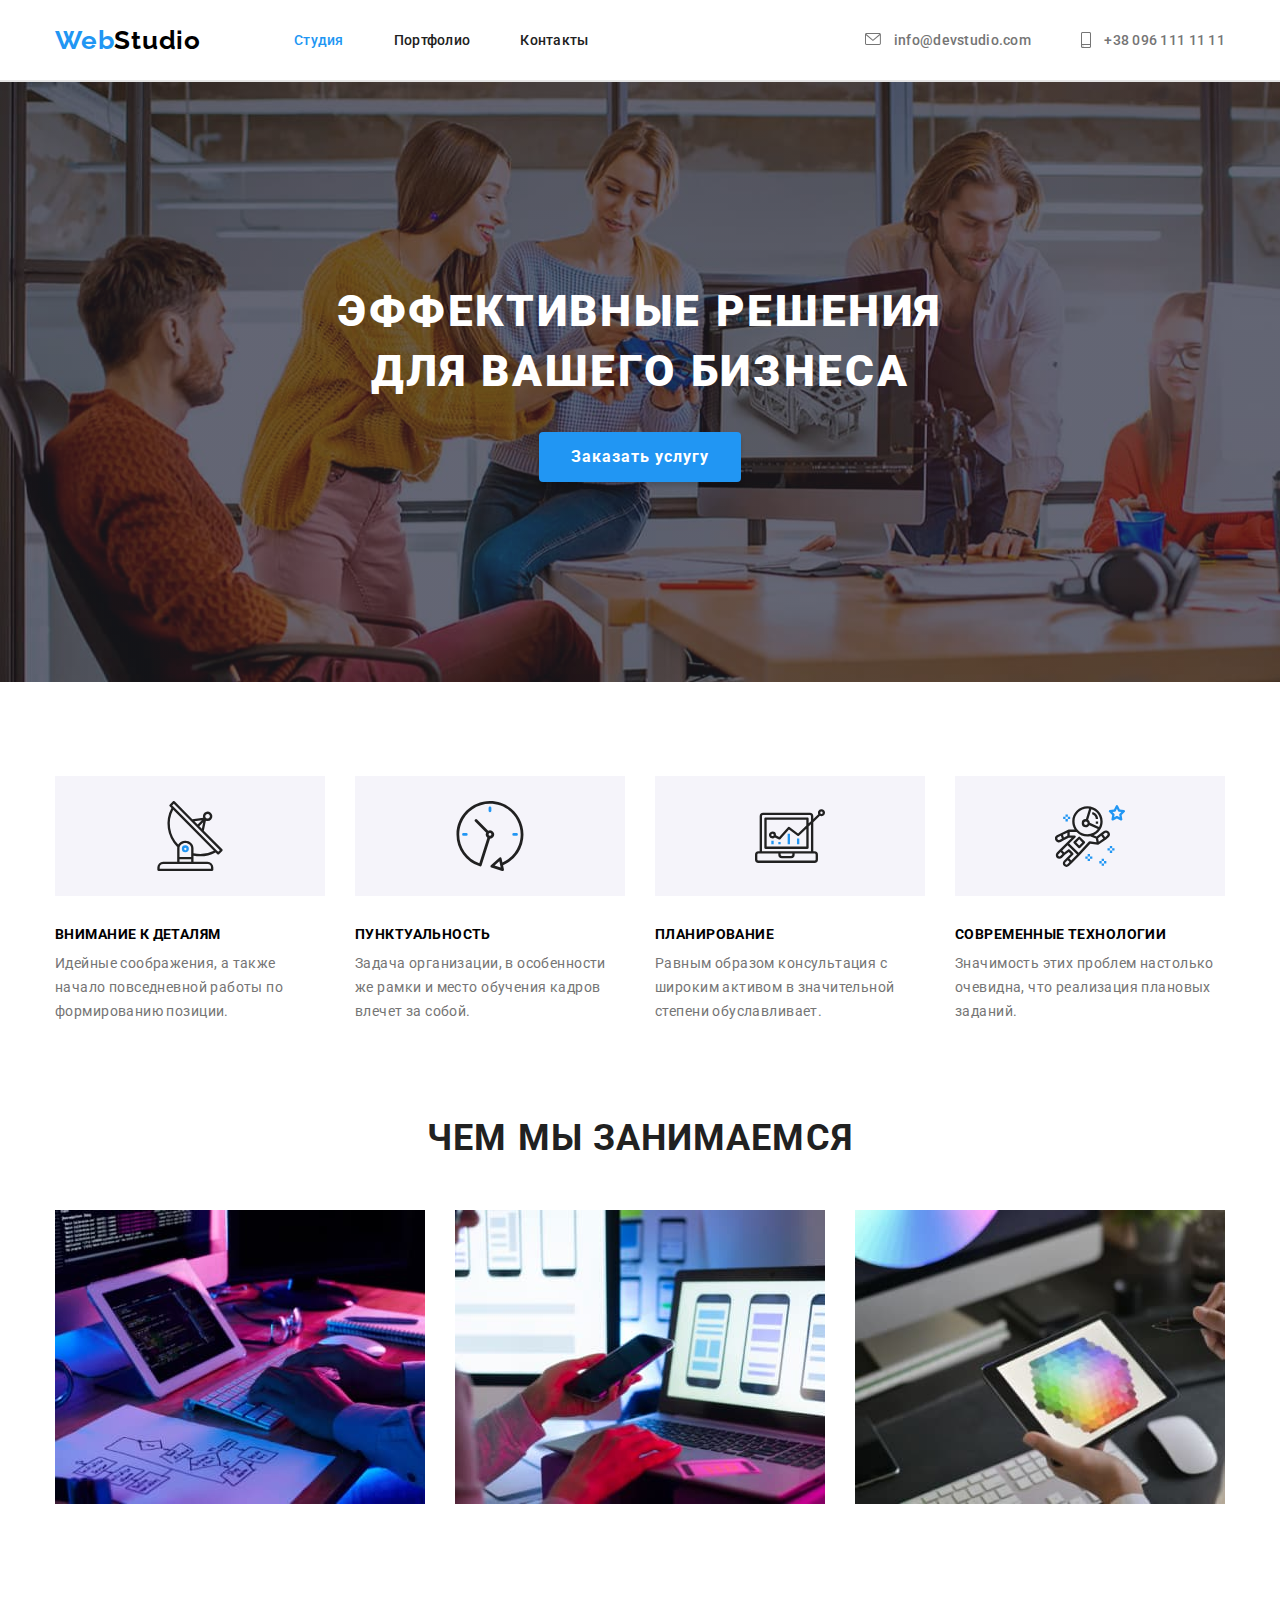
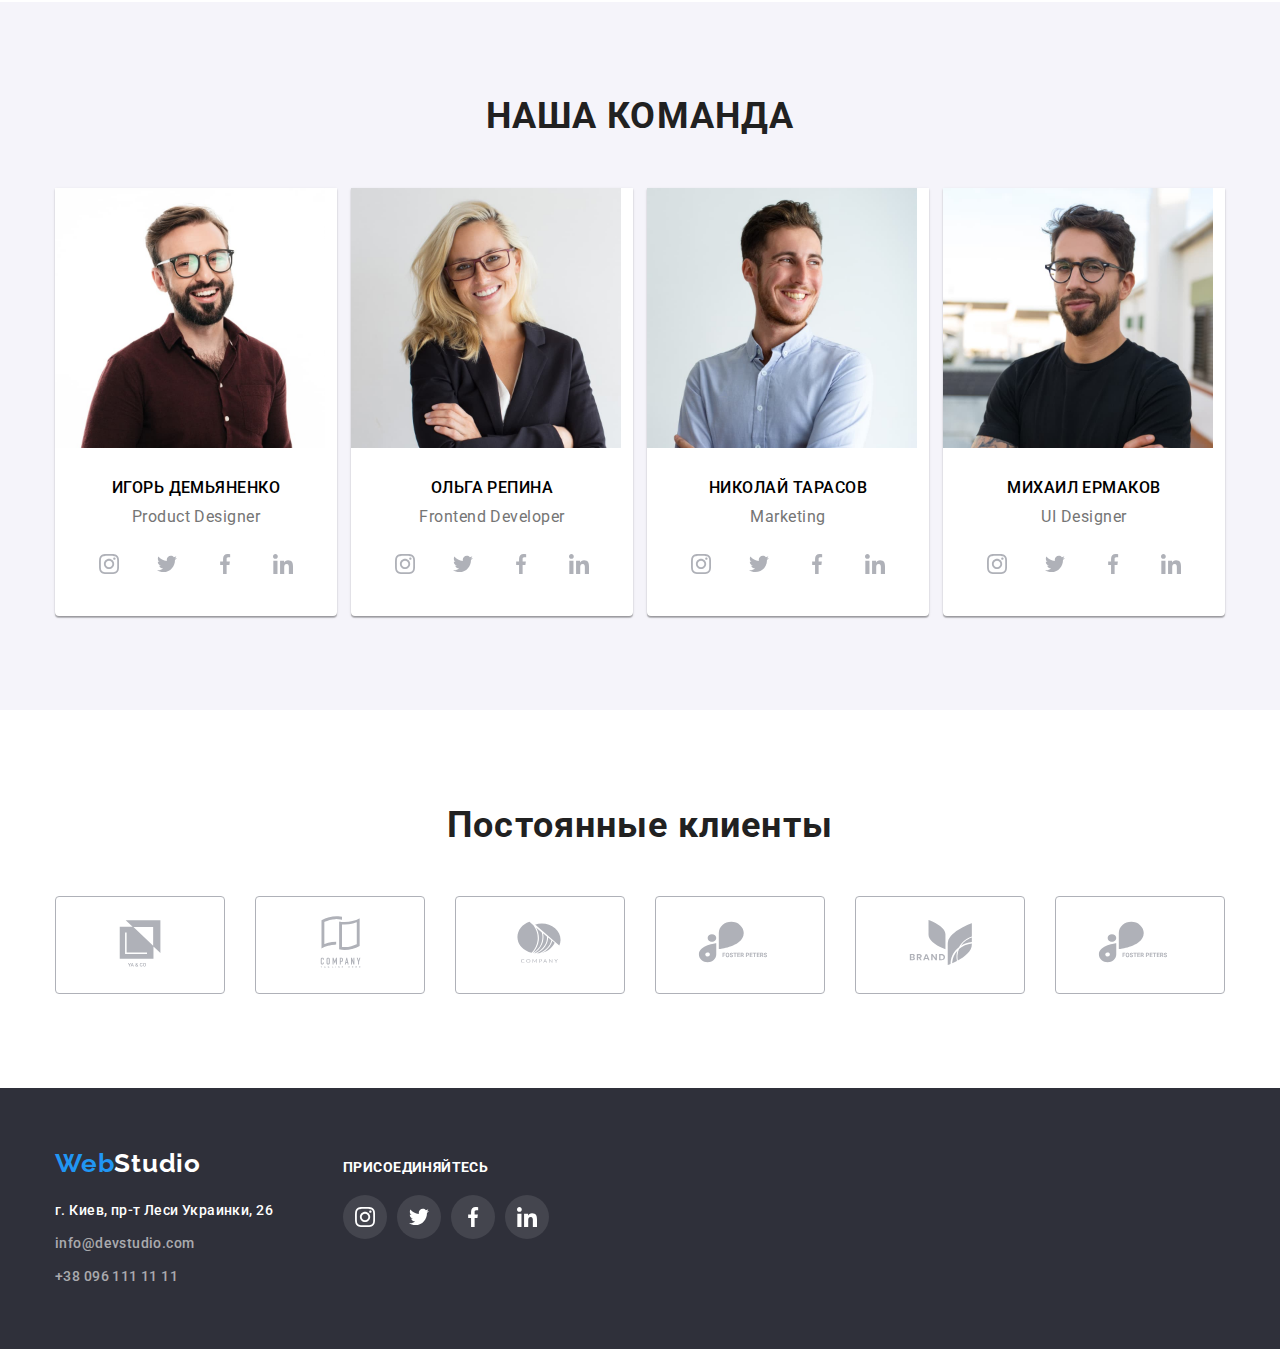
<file: index.html>
<!DOCTYPE html>
<html lang="en">
  <head>
    <meta charset="UTF-8" />
    <meta http-equiv="X-UA-Compatible" content="IE=edge" />
    <meta name="viewport" content="width=device-width, initial-scale=1.0" />
    <link
      rel="stylesheet"
      href="https://cdnjs.cloudflare.com/ajax/libs/modern-normalize/1.0.0/modern-normalize.min.css"
    />
    <link rel="stylesheet" href="./css/style.css" />
    <link rel="preconnect" href="https://fonts.googleapis.com" />
    <link rel="preconnect" href="https://fonts.gstatic.com" crossorigin />
    <link
      href="https://fonts.googleapis.com/css2?family=Raleway:wght@700&family=Roboto:wght@400;500;700;900&display=swap"
      rel="stylesheet"
    />
    <title>Website</title>
  </head>
  <body>
    <header class="header">
      <div class="head container main-nav">
        <a href="./index.html" class="logo"
          ><span class="logo blue">Web</span>Studio</a
        >
        <nav class="nav-box">
          <ul class="nav-links">
            <li class="item">
              <a href="./index.html" class="link active">Студия</a>
            </li>
            <li class="item">
              <a href="./portfolio.html" class="link">Портфолио</a>
            </li>
            <li class="item"><a href="" class="link">Контакты</a></li>
          </ul>
        </nav>
        <ul class="adress links">
          <li class="item adress mail">
            <a href="mailto:info@devstudio.com" class="adress"></a>
              <svg class="icon-mail" width="16" height="12">
                <use href="images/SVG/symbol-defs.svg#icon-mail"></use>
              </svg> info@devstudio.com</a
            >
          </li>
          <li class="item adress smartphone">
            <a href="tel:+380961111111" class="adress"> <svg class="icon-smartphone" width="10" height="16">
                <use href="images/SVG/symbol-defs.svg#icon-smartphone"></use>
              </svg> +38 096 111 11 11</a>
          </li>
        </ul>
      </div>
    </header>
    <main>
      <section class="hero-section section">
        <div class="container hero">
          <h1 class="hero-title">Эффективные решения для вашего бизнеса</h1>
          <button type="button" class="button">Заказать услугу</button>
        </div>
      </section>
      <section class="benefits section">
        <div class="container">
          <ul class="benefits list">
            <h2 class="visually-hidden">Преимущества</h2>
            <li class="benefits-item antenna">
              <h3 class="title">Внимание к деталям</h3>
              <p class="paragraph">
                Идейные соображения, а также начало повседневной работы по
                формированию позиции.
              </p>
            </li>
            <li class="benefits-item clock">
              <h3 class="title">Пунктуальность</h3>
              <p class="paragraph">
                Задача организации, в особенности же рамки и место обучения
                кадров влечет за собой.
              </p>
            </li>
            <li class="benefits-item diagram">
              <h3 class="title">Планирование</h3>
              <p class="paragraph">
                Равным образом консультация с широким активом в значительной
                степени обуславливает.
              </p>
            </li>
            <li class="benefits-item astronaut">
              <h3 class="title">Современные технологии</h3>
              <p class="paragraph">
                Значимость этих проблем настолько очевидна, что реализация
                плановых заданий.
              </p>
            </li>
          </ul>
        </div>
      </section>
      <section class="section about">
        <div class="container">
          <h2 class="title second">Чем мы занимаемся</h2>
          <ul class="list services">
            <li>
              <img src="./images/img1.jpg" alt="Человек кодит" width="370px" />
            </li>
            <li>
              <img
                src="./images/img2.jpg"
                alt="Человек за телефоном"
                width="370px"
              />
            </li>
            <li>
              <img
                src="./images/img3.jpg"
                alt="Человек с графическим планшетом"
                width="370px"
              />
            </li>
          </ul>
        </div>
      </section>
      <section class="section team">
        <div class="container">
          <h2 class="title second">Наша команда</h2>
          <ul class="list team">
            <li>
              <div class="border-box">
                <img
                  src="./images/Igor.jpg"
                  alt="Дизайнер продукта"
                  width="270px"
                  class="no-gap"
                />
                <div class="padding-text">
                  <h3 class="title team">Игорь Демьяненко</h3>
                  <p class="paragraph team">Product Designer</p>
                  <a href="" class="team-list-link instagram">
                    <svg class="Instagram" width="20" height="20">
                      <use
                        href="images/SVG/symbol-defs.svg#icon-instagram"
                      ></use>
                    </svg>
                  </a>
                  <a href="" class="team-list-link twitter"
                    ><svg class="Twitter" width="20" height="20">
                      <use
                        href="images/SVG/symbol-defs.svg#icon-twitter"
                      ></use></svg
                  ></a>
                  <a href="" class="team-list-link facebook"
                    ><svg class="Facebook" width="20" height="20">
                      <use
                        href="images/SVG/symbol-defs.svg#icon-facebook"
                      ></use></svg
                  ></a>
                  <a href="" class="team-list-link linkedin"
                    ><svg class="Linkedin" width="20" height="20">
                      <use
                        href="images/SVG/symbol-defs.svg#icon-linkedin"
                      ></use></svg
                  ></a>
                </div>
              </div>
            </li>
            <li>
              <div class="border-box">
                <img
                  src="./images/Olga.jpg"
                  alt="Фронт-энд разработчик"
                  width="270px"
                  class="no-gap"
                />
                <div class="padding-text">
                  <h3 class="title team">Ольга Репина</h3>
                  <p class="paragraph team">Frontend Developer</p>
                  <a href="" class="team-list-link instagram">
                    <svg class="Instagram" width="20" height="20">
                      <use
                        href="images/SVG/symbol-defs.svg#icon-instagram"
                      ></use>
                    </svg>
                  </a>
                  <a href="" class="team-list-link twitter"
                    ><svg class="Twitter" width="20" height="20">
                      <use
                        href="images/SVG/symbol-defs.svg#icon-twitter"
                      ></use></svg
                  ></a>
                  <a href="" class="team-list-link facebook"
                    ><svg class="Facebook" width="20" height="20">
                      <use
                        href="images/SVG/symbol-defs.svg#icon-facebook"
                      ></use></svg
                  ></a>
                  <a href="" class="team-list-link linkedin"
                    ><svg class="Linkedin" width="20" height="20">
                      <use
                        href="images/SVG/symbol-defs.svg#icon-linkedin"
                      ></use></svg
                  ></a>
                </div>
              </div>
            </li>
            <li>
              <div class="border-box">
                <img
                  src="./images/Nikolay.jpg"
                  alt="Маркетолог"
                  width="270px"
                  class="no-gap"
                />
                <div class="padding-text">
                  <h3 class="title team">Николай Тарасов</h3>
                  <p class="paragraph team">Marketing</p>
                  <a href="" class="team-list-link instagram">
                    <svg class="Instagram" width="20" height="20">
                      <use
                        href="images/SVG/symbol-defs.svg#icon-instagram"
                      ></use>
                    </svg>
                  </a>
                  <a href="" class="team-list-link twitter"
                    ><svg class="Twitter" width="20" height="20">
                      <use
                        href="images/SVG/symbol-defs.svg#icon-twitter"
                      ></use></svg
                  ></a>
                  <a href="" class="team-list-link facebook"
                    ><svg class="Facebook" width="20" height="20">
                      <use
                        href="images/SVG/symbol-defs.svg#icon-facebook"
                      ></use></svg
                  ></a>
                  <a href="" class="team-list-link linkedin"
                    ><svg class="Linkedin" width="20" height="20">
                      <use
                        href="images/SVG/symbol-defs.svg#icon-linkedin"
                      ></use></svg
                  ></a>
                </div>
              </div>
            </li>
            <li>
              <div class="border-box">
                <img
                  src="./images/Michail.jpg"
                  alt="Дезайнер пользовательского
          интерфейса"
                  width="270px"
                  class="no-gap"
                />
                <div class="padding-text">
                  <h3 class="title team">Михаил Ермаков</h3>
                  <p class="paragraph team">UI Designer</p>
                  <a href="" class="team-list-link instagram">
                    <svg class="Instagram" width="20" height="20">
                      <use
                        href="images/SVG/symbol-defs.svg#icon-instagram"
                      ></use>
                    </svg>
                  </a>
                  <a href="" class="team-list-link twitter"
                    ><svg class="Twitter" width="20" height="20">
                      <use
                        href="images/SVG/symbol-defs.svg#icon-twitter"
                      ></use></svg
                  ></a>
                  <a href="" class="team-list-link facebook"
                    ><svg class="Facebook" width="20" height="20">
                      <use
                        href="images/SVG/symbol-defs.svg#icon-facebook"
                      ></use></svg
                  ></a>
                  <a href="" class="team-list-link linkedin"
                    ><svg class="Linkedin" width="20" height="20">
                      <use
                        href="images/SVG/symbol-defs.svg#icon-linkedin"
                      ></use></svg
                  ></a>
                </div>
              </div>
            </li>
          </ul>
        </div>
      </section>
      <section class="section clients">
        <div class="container">
          <h2 class="clients-title">Постоянные клиенты</h2>
          <ul class="clients-list">
            <li class="clients-list-item">
              <a href="" class="clients-list-link">
                <svg width="106" height="60">
                  <use href="images/SVG/symbol-defs.svg#icon-YAandCO"></use>
                </svg>
              </a>
            </li>
            <li class="clients-list-item">
              <a href="" class="clients-list-link">
                <svg width="106" height="60">
                  <use
                    href="images/SVG/symbol-defs.svg#icon-togline-here"
                  ></use>
                </svg>
              </a>
            </li>
            <li class="clients-list-item">
              <a href="" class="clients-list-link">
                <svg width="106" height="60">
                  <use href="images/SVG/symbol-defs.svg#icon-company"></use>
                </svg>
              </a>
            </li>
            <li class="clients-list-item">
              <a href="" class="clients-list-link">
                <svg width="106" height="60">
                  <use href="images/SVG/symbol-defs.svg#icon-foster"></use>
                </svg>
              </a>
            </li>
            <li class="clients-list-item">
              <a href="" class="clients-list-link">
                <svg width="106" height="60">
                  <use href="images/SVG/symbol-defs.svg#icon-brand"></use>
                </svg>
              </a>
            </li>
            <li class="clients-list-item">
              <a href="" class="clients-list-link">
                <svg width="106" height="60">
                  <use href="images/SVG/symbol-defs.svg#icon-foster"></use>
                </svg>
              </a>
            </li>
          </ul>
        </div>
      </section>
    </main>
    <footer class="basement">
      <div class="container footer">
        <div class="footer-box">
          <a href="./index.html" class="logo footer"
            ><span class="logo blue">Web</span>Studio</a
          >
          <address>
            <ul class="list adress">
              <li>
                <a
                  href="https://goo.gl/maps/HgZWyRMmZcGWvaLQ7"
                  class="footer-adress"
                  >г. Киев, пр-т Леси Украинки, 26</a
                >
              </li>
              <li>
                <a href="mailto:info@devstudio.com" class="footer links"
                  >info@devstudio.com</a
                >
              </li>
              <li>
                <a href="tel:+380961111111" class="footer links"
                  >+38 096 111 11 11</a
                >
              </li>
            </ul>
          </address>
        </div>
        <div class="social">
          <h3 class="basement-social-title">присоединяйтесь</h3>
          <ul class="basement-social-list">
            <li class="basement-social-item">
              <a href="" class="footer team-list-link instagram">
                <svg class="Instagram" width="20" height="20">
                  <use href="images/SVG/symbol-defs.svg#icon-instagram"></use>
                </svg>
              </a>
            </li>
            <li class="basement-social-item">
              <a href="" class="footer team-list-link twitter">
                <svg class="Twitter" width="20" height="20">
                  <use href="images/SVG/symbol-defs.svg#icon-twitter"></use>
                </svg>
              </a>
            </li>
            <li class="basement-social-item">
              <a href="" class="footer team-list-link facebook">
                <svg class="Facebook" width="20" height="20">
                  <use href="images/SVG/symbol-defs.svg#icon-facebook"></use>
                </svg>
              </a>
            </li>
            <li class="basement-social-item">
              <a href="" class="footer team-list-link linkedin">
                <svg class="Linkedin" width="20" height="20">
                  <use href="images/SVG/symbol-defs.svg#icon-linkedin"></use>
                </svg>
              </a>
            </li>
          </ul>
        </div>
      </div>
    </footer>
  </body>
</html>
</file>
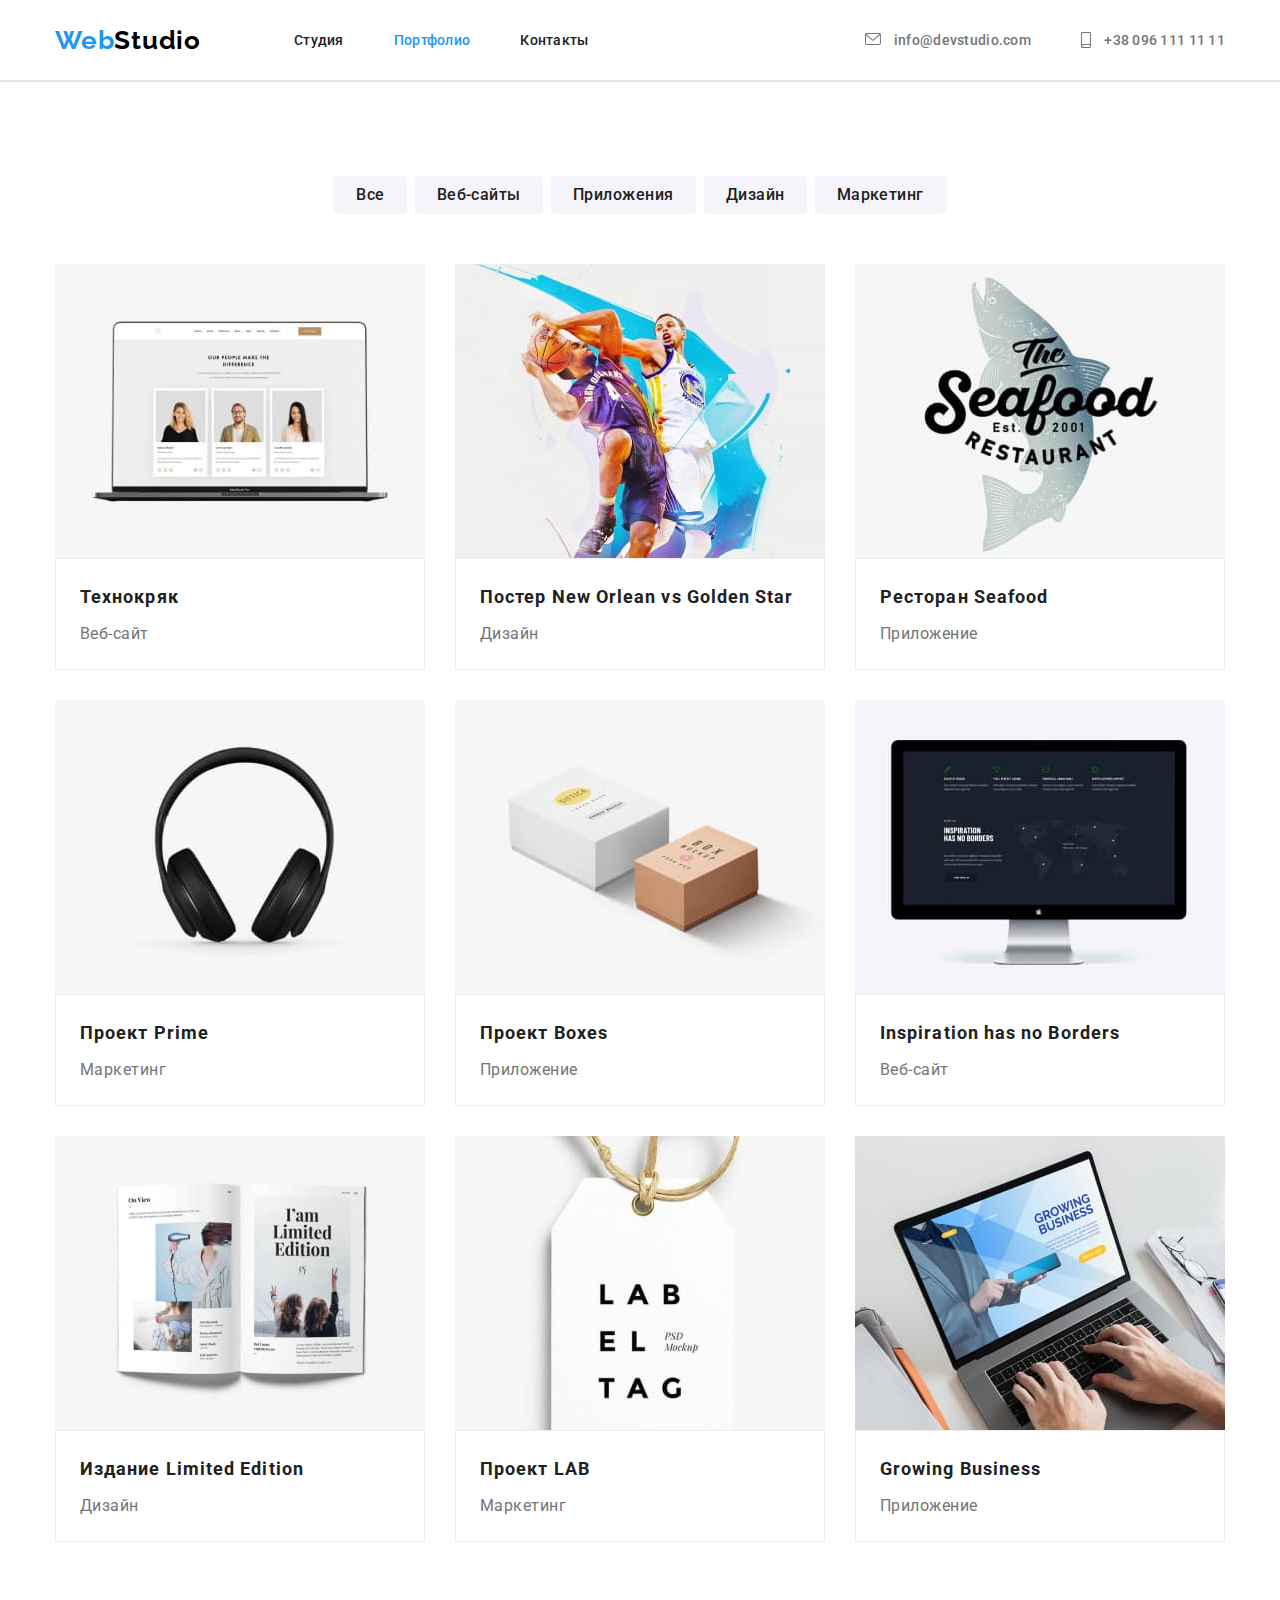
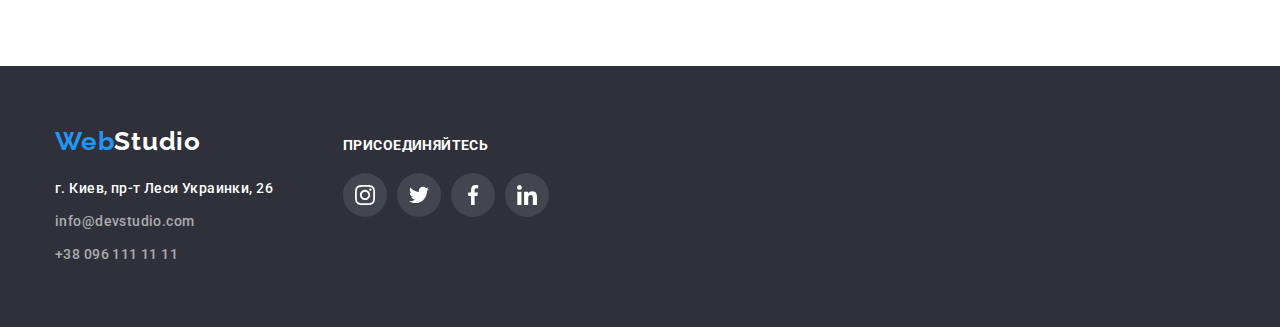
<file: portfolio.html>
<!DOCTYPE html>
<html lang="en">
  <head>
    <meta charset="UTF-8" />
    <meta http-equiv="X-UA-Compatible" content="IE=edge" />
    <meta name="viewport" content="width=device-width, initial-scale=1.0" />
    <link
      rel="stylesheet"
      href="https://cdnjs.cloudflare.com/ajax/libs/modern-normalize/1.0.0/modern-normalize.min.css"
    />
    <link rel="preconnect" href="https://fonts.googleapis.com" />
    <link rel="preconnect" href="https://fonts.gstatic.com" crossorigin />
    <link
      href="https://fonts.googleapis.com/css2?family=Raleway:wght@700&family=Roboto:wght@400;500;700;900&display=swap"
      rel="stylesheet"
    />
    <link rel="stylesheet" href="./css/style.css" />
    <title>Portfolio</title>
  </head>
  <body>
    <header class="header">
      <div class="head container main-nav">
        <a href="./index.html" class="logo"
          ><span class="logo blue">Web</span>Studio</a
        >
        <nav class="nav-box">
          <ul class="nav-links">
            <li class="item">
              <a href="./index.html" class="link">Студия</a>
            </li>
            <li class="item">
              <a href="./portfolio.html" class="link active">Портфолио</a>
            </li>
            <li class="item"><a href="" class="link">Контакты</a></li>
          </ul>
        </nav>
        <ul class="adress links">
          <li class="item adress mail">
            <a href="mailto:info@devstudio.com" class="adress"></a>
              <svg class="icon-mail" width="16" height="12">
                <use href="images/SVG/symbol-defs.svg#icon-mail"></use>
              </svg> info@devstudio.com</a
            >
          </li>
          <li class="item adress smartphone">
            <a href="tel:+380961111111" class="adress"> <svg class="icon-smartphone" width="10" height="16">
                <use href="images/SVG/symbol-defs.svg#icon-smartphone"></use>
              </svg> +38 096 111 11 11</a>
          </li>
        </ul>
      </div>
    </header>
    <main>
      <section class="portfolio section">
        <div class="container">
          <h1 class="portfolio-header visually-hidden">Партфолио</h1>
          <ul class="portfolio-btn-list">
            <button type="button" class="portfolio-btn">Все</button>
            <button type="button" class="portfolio-btn">Веб-сайты</button>
            <button type="button" class="portfolio-btn">Приложения</button>
            <button type="button" class="portfolio-btn">Дизайн</button>
            <button type="button" class="portfolio-btn">Маркетинг</button>
          </ul>
          <ul class="list portfolio">
            <li class="flex-items  portfolio-box-shadow">
              <img src="./images/website.jpg" alt="Ноутбук" width="370px" class="no-gap"/>
              <div class=portfolio-border>
                <h2 class="portfolio-title">Технокряк</h2>
                <p class="portfolio-paragraph">Веб-сайт</p>
              </div>
            </li>
            <li class="flex-items portfolio-box-shadow">
              <img src="./images/poster.jpg" alt="Постер" width="370px" class="no-gap"/>
              <div class="portfolio-border">
              <h2 class="portfolio-title">Постер New Orlean vs Golden Star</h2>
              <p class="portfolio-paragraph">Дизайн</p>
              </div>
            </li>
            <li class="flex-items portfolio-box-shadow">
              <img src="./images/seafood.jpg" alt="Логотип" width="370px" class="no-gap"/>
              <div class=portfolio-border>
                <h2 class="portfolio-title">Ресторан Seafood</h2>
                <p class="portfolio-paragraph">Приложение</p>
              </div>
            </li class="flex-items">
            <li class="flex-items portfolio-box-shadow">
              <img src="./images/headphones.jpg" alt="Наушники" width="370px" class="no-gap"/>
              <div class=portfolio-border>
                <h2 class="portfolio-title">Проект Prime</h2>
                <p class="portfolio-paragraph">Маркетинг</p>
              </div>
            </li>
            <li class="flex-items portfolio-box-shadow">
              <img src="./images/boxes.jpg" alt="Коробки" width="370px" class="no-gap"/>
              <div class=portfolio-border>
                <h2 class="portfolio-title">Проект Boxes</h2>
                <p class="portfolio-paragraph">Приложение</p>
              </div>
            </li>
            <li class="flex-items portfolio-box-shadow">
              <img src="./images/scndwebsite.jpg" alt="Монитор" width="370px" class="no-gap"/>
              <div class=portfolio-border>
                <h2 class="portfolio-title">Inspiration has no Borders</h2>
                <p class="portfolio-paragraph">Веб-сайт</p>
              </div>
            </li>
            <li class="flex-items portfolio-box-shadow">
              <img src="./images/magazine.jpg" alt="Журнал" width="370px" class="no-gap"/>
              <div class=portfolio-border>
                <h2 class="portfolio-title">Издание Limited Edition</h2>
                <p class="portfolio-paragraph">Дизайн</p>
              </div>
            </li>
            <li class="flex-items portfolio-box-shadow">
              <img src="./images/lab.jpg" alt="Бирка" width="370px" class="no-gap"/>
              <div class=portfolio-border>
                <h2 class="portfolio-title">Проект LAB</h2>
                <p class="portfolio-paragraph">Маркетинг</p>
              </div>
            </li>
            <li class="flex-items portfolio-box-shadow">
              <img src="./images/business.jpg" alt="Ноутбук" width="370px" class="no-gap"/>
              <div class=portfolio-border>
                <h2 class="portfolio-title">Growing Business</h2>
                <p class="portfolio-paragraph">Приложение</p>
              </div>
            </li>
          </ul>
        </div>
      </section>
    </main>
    <footer class="basement">
      <div class="container footer">
        <div class="footer-box">
          <a href="./index.html" class="logo footer"
            ><span class="logo blue">Web</span>Studio</a
          >
          <address>
            <ul class="list adress">
              <li>
                <a
                  href="https://goo.gl/maps/HgZWyRMmZcGWvaLQ7"
                  class="footer-adress"
                  >г. Киев, пр-т Леси Украинки, 26</a
                >
              </li>
              <li>
                <a href="mailto:info@devstudio.com" class="footer links"
                  >info@devstudio.com</a
                >
              </li>
              <li>
                <a href="tel:+380961111111" class="footer links"
                  >+38 096 111 11 11</a
                >
              </li>
            </ul>
          </address>
        </div>
        <div class="social">
          <h3 class="basement-social-title">присоединяйтесь</h3>
          <ul class="basement-social-list">
            <li class="basement-social-item">
              <a href="" class="footer team-list-link instagram">
                <svg class="Instagram" width="20" height="20">
                  <use href="images/SVG/symbol-defs.svg#icon-instagram"></use>
                </svg>
              </a>
            </li>
            <li class="basement-social-item">
              <a href="" class="footer team-list-link twitter">
                <svg class="Twitter" width="20" height="20">
                  <use href="images/SVG/symbol-defs.svg#icon-twitter"></use>
                </svg>
              </a>
            </li>
            <li class="basement-social-item">
              <a href="" class="footer team-list-link facebook">
                <svg class="Facebook" width="20" height="20">
                  <use href="images/SVG/symbol-defs.svg#icon-facebook"></use>
                </svg>
              </a>
            </li>
            <li class="basement-social-item">
              <a href="" class="footer team-list-link linkedin">
                <svg class="Linkedin" width="20" height="20">
                  <use href="images/SVG/symbol-defs.svg#icon-linkedin"></use>
                </svg>
              </a>
            </li>
          </ul>
        </div>
      </div>
    </footer>
  </body>
</html>
</file>
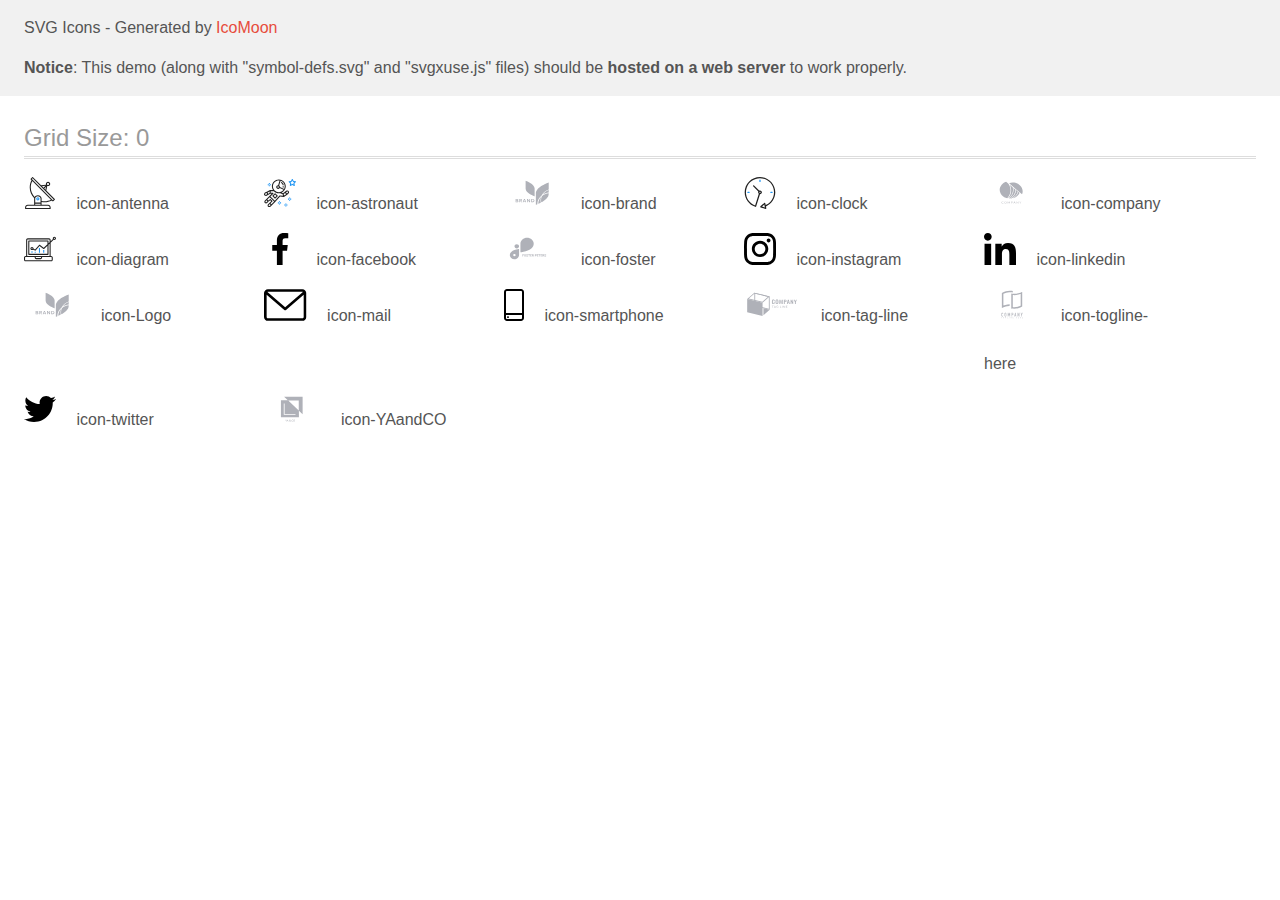
<file: images/SVG/demo-external-svg.html>
<!doctype html>
<html>
<head>
    <title>IcoMoon - SVG Icons</title>
    <meta charset="utf-8">
    <meta name="viewport" content="width=device-width, initial-scale=1">
    <link rel="stylesheet" href="demo-files/demo.css">
    <link rel="stylesheet" href="style.css">
</head>
<body>
<header class="bgc1 clearfix">
<div class="mhl">
    <p>SVG Icons - Generated by <a href="https://icomoon.io/app">IcoMoon</a></p><p><strong>Notice</strong>: This demo (along with "symbol-defs.svg" and "svgxuse.js" files) should be <b>hosted on a web server</b> to work properly.</p>
</div>
</header>
    <div class="clearfix mhl ptl">
        <h1 class="mvm mtn fgc1">Grid Size: 0</h1>
        <div class="glyph fs1">
            <div class="clearfix pbs">
                <svg class="icon icon-antenna"><use xlink:href="symbol-defs.svg#icon-antenna"></use></svg><span class="name"> icon-antenna</span>
            </div>
        </div>
        <div class="glyph fs1">
            <div class="clearfix pbs">
                <svg class="icon icon-astronaut"><use xlink:href="symbol-defs.svg#icon-astronaut"></use></svg><span class="name"> icon-astronaut</span>
            </div>
        </div>
        <div class="glyph fs1">
            <div class="clearfix pbs">
                <svg class="icon icon-brand"><use xlink:href="symbol-defs.svg#icon-brand"></use></svg><span class="name"> icon-brand</span>
            </div>
        </div>
        <div class="glyph fs1">
            <div class="clearfix pbs">
                <svg class="icon icon-clock"><use xlink:href="symbol-defs.svg#icon-clock"></use></svg><span class="name"> icon-clock</span>
            </div>
        </div>
        <div class="glyph fs1">
            <div class="clearfix pbs">
                <svg class="icon icon-company"><use xlink:href="symbol-defs.svg#icon-company"></use></svg><span class="name"> icon-company</span>
            </div>
        </div>
        <div class="glyph fs1">
            <div class="clearfix pbs">
                <svg class="icon icon-diagram"><use xlink:href="symbol-defs.svg#icon-diagram"></use></svg><span class="name"> icon-diagram</span>
            </div>
        </div>
        <div class="glyph fs1">
            <div class="clearfix pbs">
                <svg class="icon icon-facebook"><use xlink:href="symbol-defs.svg#icon-facebook"></use></svg><span class="name"> icon-facebook</span>
            </div>
        </div>
        <div class="glyph fs1">
            <div class="clearfix pbs">
                <svg class="icon icon-foster"><use xlink:href="symbol-defs.svg#icon-foster"></use></svg><span class="name"> icon-foster</span>
            </div>
        </div>
        <div class="glyph fs1">
            <div class="clearfix pbs">
                <svg class="icon icon-instagram"><use xlink:href="symbol-defs.svg#icon-instagram"></use></svg><span class="name"> icon-instagram</span>
            </div>
        </div>
        <div class="glyph fs1">
            <div class="clearfix pbs">
                <svg class="icon icon-linkedin"><use xlink:href="symbol-defs.svg#icon-linkedin"></use></svg><span class="name"> icon-linkedin</span>
            </div>
        </div>
        <div class="glyph fs1">
            <div class="clearfix pbs">
                <svg class="icon icon-Logo"><use xlink:href="symbol-defs.svg#icon-Logo"></use></svg><span class="name"> icon-Logo</span>
            </div>
        </div>
        <div class="glyph fs1">
            <div class="clearfix pbs">
                <svg class="icon icon-mail"><use xlink:href="symbol-defs.svg#icon-mail"></use></svg><span class="name"> icon-mail</span>
            </div>
        </div>
        <div class="glyph fs1">
            <div class="clearfix pbs">
                <svg class="icon icon-smartphone"><use xlink:href="symbol-defs.svg#icon-smartphone"></use></svg><span class="name"> icon-smartphone</span>
            </div>
        </div>
        <div class="glyph fs1">
            <div class="clearfix pbs">
                <svg class="icon icon-tag-line"><use xlink:href="symbol-defs.svg#icon-tag-line"></use></svg><span class="name"> icon-tag-line</span>
            </div>
        </div>
        <div class="glyph fs1">
            <div class="clearfix pbs">
                <svg class="icon icon-togline-here"><use xlink:href="symbol-defs.svg#icon-togline-here"></use></svg><span class="name"> icon-togline-here</span>
            </div>
        </div>
        <div class="glyph fs1">
            <div class="clearfix pbs">
                <svg class="icon icon-twitter"><use xlink:href="symbol-defs.svg#icon-twitter"></use></svg><span class="name"> icon-twitter</span>
            </div>
        </div>
        <div class="glyph fs1">
            <div class="clearfix pbs">
                <svg class="icon icon-YAandCO"><use xlink:href="symbol-defs.svg#icon-YAandCO"></use></svg><span class="name"> icon-YAandCO</span>
            </div>
        </div>
  </div>
<script defer src="svgxuse.js"></script>
</body>
</html>
</file>
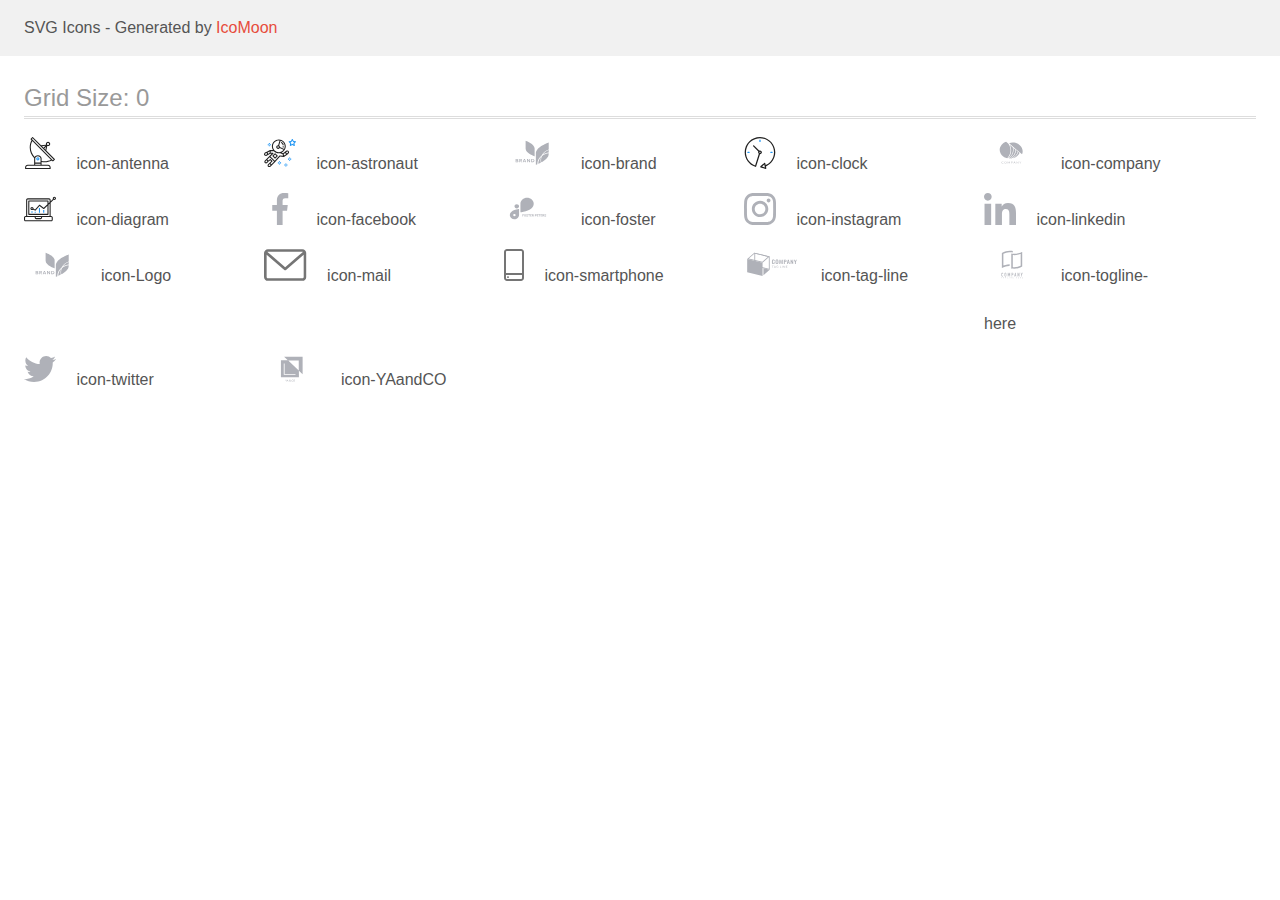
<file: images/SVG/demo.html>
<!doctype html>
<html>
<head>
    <title>IcoMoon - SVG Icons</title>
    <meta charset="utf-8">
    <meta name="viewport" content="width=device-width, initial-scale=1">
    <link rel="stylesheet" href="demo-files/demo.css">
    <link rel="stylesheet" href="style.css">
</head>
<body>
<svg aria-hidden="true" style="position: absolute; width: 0; height: 0; overflow: hidden;" version="1.1" xmlns="http://www.w3.org/2000/svg" xmlns:xlink="http://www.w3.org/1999/xlink">
<defs>
<symbol id="icon-antenna" viewBox="0 0 32 32">
<path fill="#212121" style="fill: var(--color1, #212121)" d="M30.773 22.098l-8.443-8.505 0.937-4.616c0.225 0.090 0.485 0.144 0.758 0.146h0.007c0.008 0 0.017 0 0.026 0 1.192 0 2.159-0.967 2.159-2.159s-0.967-2.159-2.159-2.159c-1.192 0-2.159 0.967-2.159 2.159 0 0.259 0.046 0.508 0.13 0.739l-0.005-0.015-4.96 0.606-8.091-8.133c-0.096-0.098-0.229-0.159-0.376-0.16h-0c-0.14 0.001-0.274 0.057-0.373 0.155l-1.512 1.504c-0.096 0.097-0.156 0.23-0.156 0.377s0.060 0.281 0.156 0.377v0l0.814 0.825c-1.143 2.062-1.816 4.522-1.816 7.139 0 4.106 1.656 7.824 4.336 10.525l-0.001-0.001c0.043 0.041 0.092 0.074 0.146 0.097-0.032 0.164-0.051 0.353-0.052 0.546v6.188h-6.4c-1.472 0.001-2.666 1.194-2.667 2.666v1.067c0 0.295 0.239 0.534 0.534 0.534h24.534c0.294 0 0.533-0.239 0.533-0.534v-1.067c-0.002-1.472-1.195-2.665-2.666-2.666h-6.4v-2.742c1.003 0.21 2.024 0.317 3.049 0.32 2.58-0.003 5.005-0.663 7.117-1.822l-0.077 0.039 0.818 0.823c0.099 0.101 0.235 0.159 0.376 0.16 0.14-0.001 0.274-0.057 0.373-0.155l1.512-1.504c0.096-0.097 0.156-0.23 0.156-0.377s-0.060-0.281-0.156-0.377v0zM23.28 6.233c0.193-0.192 0.459-0.31 0.752-0.31 0.589 0 1.067 0.478 1.067 1.066s-0.477 1.066-1.067 1.066c-0 0-0 0-0 0h-0.004c-0.587-0.003-1.061-0.479-1.061-1.066 0-0.295 0.12-0.563 0.314-0.756l0-0h-0.002zM22.024 9.737l-0.598 2.946-1.175-1.183 1.774-1.763zM21.419 8.835l-1.92 1.909-1.486-1.493 3.406-0.416zM24.004 28.8c0.884 0 1.6 0.716 1.6 1.6v0 0.534h-23.466v-0.534c0-0.884 0.716-1.6 1.6-1.6v0h20.267zM16.538 26.666v1.067h-5.334v-1.067h5.334zM11.204 25.6v-4.053c0-1.294 1.196-2.346 2.667-2.346s2.667 1.053 2.667 2.346v4.053h-5.334zM17.604 23.904v-2.357c0-1.882-1.675-3.413-3.733-3.413-0.017-0-0.038-0-0.058-0-1.353 0-2.54 0.707-3.213 1.771l-0.009 0.016c-2.36-2.482-3.812-5.846-3.812-9.55 0-2.314 0.567-4.496 1.569-6.414l-0.036 0.077 18.602 18.709c-1.823 0.947-3.979 1.502-6.266 1.502-1.079 0-2.128-0.124-3.136-0.357l0.093 0.018zM28.893 23.22l-21.057-21.181 0.754-0.752 7.935 7.98c0.004 0 0.006 0.007 0.010 0.010l13.114 13.191-0.757 0.752z"></path>
<path fill="#2196f3" style="fill: var(--color2, #2196f3)" d="M13.876 20.267h-0.005c-0.001 0-0.002 0-0.002 0-0.884 0-1.6 0.716-1.6 1.6s0.715 1.599 1.597 1.6h0.005c0.001 0 0.001 0 0.002 0 0.884 0 1.6-0.716 1.6-1.6s-0.715-1.599-1.598-1.6h-0zM14.249 22.245c-0.096 0.096-0.229 0.155-0.376 0.155-0.295 0-0.534-0.239-0.534-0.534s0.238-0.533 0.532-0.533h0c0.293 0.001 0.531 0.239 0.531 0.533 0 0.148-0.060 0.282-0.157 0.378l-0 0h0.005z"></path>
</symbol>
<symbol id="icon-astronaut" viewBox="0 0 32 32">
<path fill="#2196f3" style="fill: var(--color2, #2196f3)" d="M31.974 4.524c-0.064-0.191-0.227-0.332-0.427-0.362l-0.003-0-1.911-0.278-0.855-1.731c-0.179-0.365-0.777-0.365-0.956 0l-0.855 1.731-1.911 0.278c-0.26 0.039-0.457 0.26-0.457 0.528 0 0.15 0.062 0.285 0.161 0.382l1.383 1.348-0.326 1.903c-0.034 0.2 0.048 0.402 0.212 0.522 0.166 0.12 0.383 0.135 0.562 0.040l1.709-0.899 1.709 0.899c0.072 0.038 0.157 0.061 0.247 0.061 0.295 0 0.534-0.239 0.534-0.534 0-0.031-0.003-0.062-0.008-0.092l0 0.003-0.326-1.903 1.383-1.348c0.099-0.097 0.161-0.233 0.161-0.382 0-0.059-0.009-0.115-0.027-0.168l0.001 0.004zM29.511 5.851c-0.126 0.122-0.183 0.299-0.153 0.472l0.191 1.114-1-0.526c-0.072-0.039-0.158-0.062-0.249-0.062s-0.177 0.023-0.252 0.063l0.003-0.001-1 0.526 0.191-1.114c0.005-0.027 0.008-0.059 0.008-0.091 0-0.149-0.061-0.285-0.16-0.381l-0-0-0.811-0.79 1.119-0.162c0.174-0.025 0.324-0.134 0.402-0.292l0.5-1.013 0.5 1.013c0.078 0.158 0.228 0.267 0.402 0.292l1.119 0.162-0.809 0.79zM26.134 20.522h-1.067v1.067h1.067v-1.067zM26.134 22.656h-1.067v1.066h1.067v-1.066zM27.2 21.589h-1.067v1.067h1.067v-1.067zM25.067 21.589h-1.067v1.067h1.067v-1.067zM22.4 26.389h-1.067v1.067h1.067v-1.067zM22.4 28.523h-1.067v1.067h1.067v-1.067zM23.467 27.456h-1.067v1.067h1.067v-1.067zM21.334 27.456h-1.067v1.067h1.067v-1.067zM16 24.256h-1.066v1.067h1.066v-1.067zM16 26.389h-1.066v1.067h1.066v-1.067zM17.067 25.322h-1.067v1.067h1.067v-1.067zM14.934 25.322h-1.067v1.067h1.067v-1.067zM5.867 6.122h-1.066v1.066h1.066v-1.066zM5.867 8.256h-1.066v1.066h1.066v-1.066zM6.933 7.189h-1.067v1.067h1.066v-1.067zM4.8 7.189h-1.067v1.067h1.067v-1.067z"></path>
<path fill="#212121" style="fill: var(--color1, #212121)" d="M24.715 14.16c-0.28-0.376-0.698-0.636-1.179-0.703l-0.009-0.001c-0.076-0.012-0.164-0.018-0.254-0.018-0.411 0-0.789 0.139-1.090 0.373l0.004-0.003-1.253 0.96-1.898 1.417-1.358-0.541c2.421-1.086 4.113-3.508 4.113-6.32 0-3.823-3.122-6.934-6.961-6.934s-6.961 3.11-6.961 6.934c0 1.386 0.415 2.674 1.12 3.759l-2.768-0.024c-0.009 0-0.016 0.005-0.023 0.005-0.057 0.003-0.11 0.014-0.159 0.033l0.004-0.001c-0.013 0.005-0.026 0.007-0.038 0.013-0.006 0.003-0.013 0.003-0.019 0.006l-3.233 1.596c-0 0-0.001 0-0.001 0.001l-1.893 0.91c-0.024 0.011-0.045 0.023-0.065 0.036l0.001-0.001c-0.482 0.324-0.795 0.867-0.795 1.483 0 0.297 0.073 0.577 0.201 0.823l-0.005-0.010c0.22 0.424 0.592 0.742 1.043 0.885l0.013 0.003c0.161 0.053 0.345 0.083 0.537 0.083 0.308 0 0.598-0.078 0.851-0.216l-0.009 0.005 1.388-0.738 2.264-1.169 1.357-0.008-5.442 5.415c0 0.001-0.001 0.001-0.001 0.001l-1.339 1.333c-0.303 0.299-0.491 0.714-0.491 1.173 0 0.002 0 0.003 0 0.005v-0c0.002 0.919 0.748 1.664 1.667 1.664 0.001 0 0.002 0 0.002 0h-0c0.428 0 0.854-0.162 1.18-0.485l1.314-1.309 1.741-1.3 0.901 0.897-3.102 3.088c-0.303 0.299-0.491 0.714-0.491 1.173 0 0.001 0 0.003 0 0.004v-0c0 0.445 0.174 0.864 0.49 1.179 0.302 0.3 0.717 0.485 1.176 0.485 0.001 0 0.002 0 0.003 0h-0c0.427 0 0.855-0.162 1.18-0.485l4.488-4.472c0.007-0.006 0.016-0.009 0.022-0.016l5.166-5.658 3.471 0.494c0.025 0.004 0.050 0.006 0.075 0.006 0.064 0 0.127-0.016 0.187-0.038 0.017-0.006 0.032-0.015 0.049-0.023 0.019-0.010 0.039-0.015 0.058-0.027l3.213-2.133c0.012-0.008 0.018-0.021 0.029-0.030 0.013-0.010 0.029-0.014 0.041-0.026l1.271-1.191c0.348-0.326 0.564-0.787 0.564-1.3 0-0.4-0.132-0.769-0.355-1.066l0.003 0.005zM2.13 17.77c-0.098 0.054-0.215 0.086-0.34 0.086-0.078 0-0.153-0.013-0.224-0.036l0.005 0.001c-0.294-0.093-0.504-0.364-0.504-0.683 0-0.235 0.114-0.444 0.289-0.575l0.002-0.001 1.314-0.632 0.316 0.924 0.133 0.389-0.992 0.527zM5.627 15.942l-1.548 0.8-0.255-0.746-0.184-0.537 2.027-1.001-0.040 1.484zM20.727 9.322c0 0.918-0.219 1.785-0.599 2.56l-4.181-1.899c-0.044-0.575-0.342-1.072-0.782-1.384l-0.006-0.004 1.464-4.861c2.377 0.757 4.104 2.975 4.104 5.588zM8.938 9.322c0-3.235 2.644-5.867 5.894-5.867 0.253 0 0.5 0.022 0.745 0.053l-1.432 4.753c-0.019 0-0.037-0.006-0.057-0.006-0 0-0.001 0-0.001 0-1.032 0-1.869 0.835-1.872 1.867v0c0.003 1.031 0.84 1.867 1.872 1.867 0 0 0 0 0.001 0h-0c0.695 0 1.295-0.383 1.618-0.944l3.863 1.755c-1.075 1.447-2.795 2.39-4.737 2.39-3.25 0-5.894-2.632-5.894-5.867zM14.895 10.122c0 0.441-0.362 0.8-0.806 0.8-0 0-0.001 0-0.001 0-0.443 0-0.802-0.358-0.804-0.8v-0c0-0.441 0.361-0.8 0.806-0.8s0.806 0.359 0.806 0.8zM2.464 25.146c-0.11 0.109-0.261 0.176-0.428 0.176s-0.317-0.067-0.427-0.175l0 0c-0.109-0.108-0.176-0.257-0.176-0.422s0.067-0.314 0.176-0.422l0-0 0.962-0.959 0.852 0.848-0.959 0.954zM5.678 28.88c-0.11 0.109-0.261 0.176-0.428 0.176s-0.317-0.067-0.427-0.175l0 0c-0.109-0.108-0.176-0.257-0.176-0.422s0.067-0.314 0.176-0.422l0-0 0.963-0.959 0.852 0.848-0.96 0.955zM9.16 25.411l-0.001 0.001-1.765 1.76-0.852-0.848 1.765-1.757c0.040-0.040 0.065-0.088 0.090-0.136 0.007-0.014 0.020-0.026 0.026-0.040 0.016-0.041 0.019-0.085 0.026-0.128 0.003-0.025 0.014-0.048 0.014-0.073 0-0.035-0.013-0.070-0.020-0.105-0.006-0.032-0.006-0.064-0.019-0.096-0.025-0.053-0.055-0.098-0.092-0.138l0 0c-0.010-0.012-0.014-0.026-0.025-0.038h-0.001s0-0.001-0.001-0.002l-1.607-1.6c-0.017-0.017-0.039-0.024-0.058-0.038-0.025-0.021-0.054-0.040-0.084-0.056l-0.003-0.001c-0.026-0.012-0.058-0.023-0.090-0.031l-0.003-0.001c-0.030-0.009-0.065-0.017-0.101-0.020l-0.002-0c-0.007-0-0.015-0-0.023-0-0.026 0-0.051 0.002-0.075 0.005l0.003-0c-0.036 0.005-0.069 0.009-0.104 0.021s-0.064 0.027-0.094 0.045c-0.020 0.011-0.043 0.015-0.061 0.029l-1.774 1.324-0.901-0.897 2.399-2.386 4.36 4.289-0.928 0.919zM15.979 18.394c-0.016-0.002-0.030 0.004-0.046 0.003-0.008-0-0.017-0.001-0.027-0.001-0.031 0-0.062 0.003-0.092 0.008l0.003-0c-0.070 0.011-0.132 0.035-0.187 0.070l0.002-0.001c-0.030 0.018-0.057 0.037-0.083 0.061-0.013 0.011-0.028 0.016-0.040 0.029l-4.698 5.146-4.328-4.256 2.833-2.818c0.096-0.097 0.156-0.23 0.156-0.377 0-0.295-0.239-0.534-0.534-0.534-0.001 0-0.001 0-0.002 0h0l-2.219 0.013 0.028-1.607 3.104 0.027c1.264 1.297 3.027 2.101 4.978 2.101 0.001 0 0.002 0 0.003 0h-0c0.438 0 0.864-0.046 1.28-0.122 0.040 0.032 0.080 0.064 0.129 0.085l2.41 0.96 0.152 0.758 0.178 0.886-3.003-0.427zM20.020 18.572l-0.313-1.558 1.446-1.080 0.946 1.257-2.080 1.381zM23.773 15.741l-0.837 0.785-0.931-1.236 0.831-0.637c0.155-0.119 0.351-0.168 0.543-0.143 0.193 0.027 0.364 0.128 0.48 0.284 0.088 0.117 0.141 0.265 0.141 0.426 0 0.206-0.087 0.391-0.226 0.521l-0 0z"></path>
<path fill="#212121" style="fill: var(--color1, #212121)" d="M13.602 18.544l-2.143-2.134c-0.096-0.096-0.229-0.155-0.376-0.155s-0.28 0.059-0.376 0.155l-2.143 2.133c-0.097 0.097-0.156 0.23-0.156 0.378s0.060 0.281 0.156 0.378l-0-0 2.142 2.134c0.096 0.096 0.229 0.156 0.376 0.156s0.28-0.059 0.376-0.156v0l2.143-2.134c0.097-0.097 0.157-0.23 0.157-0.378s-0.060-0.281-0.157-0.378l-0-0zM11.083 20.303l-1.387-1.381 1.386-1.381 1.387 1.381-1.387 1.381zM17.164 5.071l-0.258 1.036c0.071 0.018 1.738 0.452 1.738 2.149h1.067c0-2.017-1.666-2.965-2.547-3.184zM19.711 9.322h-1.067v1.066h1.067v-1.066z"></path>
</symbol>
<symbol id="icon-brand" viewBox="0 0 57 32">
<path fill="#afb1b8" style="fill: var(--color3, #afb1b8)" d="M14.27 23.859c0.13 0.147 0.199 0.332 0.196 0.521 0.001 0.012 0.001 0.026 0.001 0.039 0 0.117-0.026 0.227-0.073 0.326l0.002-0.005c-0.056 0.119-0.135 0.218-0.232 0.296l-0.002 0.001c-0.221 0.152-0.494 0.243-0.789 0.243-0.032 0-0.064-0.001-0.096-0.003l0.004 0h-1.549v-3.301h1.517c0.027-0.002 0.058-0.003 0.090-0.003 0.279 0 0.539 0.083 0.756 0.225l-0.005-0.003c0.098 0.076 0.176 0.171 0.227 0.277 0.051 0.108 0.074 0.224 0.068 0.341 0.009 0.181-0.053 0.361-0.176 0.505-0.118 0.131-0.281 0.222-0.462 0.258 0.205 0.034 0.391 0.134 0.523 0.283zM12.454 23.361h0.649c0.147 0.010 0.293-0.029 0.412-0.11 0.047-0.039 0.085-0.088 0.109-0.144l0.001-0.003c0.019-0.043 0.030-0.092 0.030-0.145 0-0.011-0.001-0.022-0.001-0.033l0 0.001c0.001-0.008 0.001-0.018 0.001-0.028 0-0.053-0.011-0.104-0.031-0.15l0.001 0.002c-0.025-0.058-0.062-0.108-0.108-0.147l-0.001-0c-0.105-0.071-0.234-0.113-0.373-0.113-0.018 0-0.036 0.001-0.054 0.002l0.002-0h-0.638v0.867zM13.578 24.627c0.051-0.040 0.091-0.091 0.118-0.149l0.001-0.003c0.022-0.046 0.034-0.101 0.034-0.158 0-0.009-0-0.018-0.001-0.027l0 0.001c0-0.007 0.001-0.016 0.001-0.024 0-0.059-0.013-0.115-0.037-0.165l0.001 0.002c-0.029-0.061-0.070-0.112-0.121-0.151l-0.001-0.001c-0.112-0.076-0.249-0.121-0.397-0.121-0.015 0-0.030 0-0.045 0.001l0.002-0h-0.68v0.908h0.689c0.155 0.008 0.308-0.032 0.435-0.115zM17.371 25.278l-0.843-1.291h-0.317v1.291h-0.726v-3.302h1.374c0.029-0.002 0.064-0.003 0.098-0.003 0.323 0 0.622 0.107 0.862 0.287l-0.004-0.003c0.192 0.179 0.308 0.415 0.327 0.666 0.002 0.021 0.002 0.045 0.002 0.069 0 0.241-0.086 0.461-0.228 0.633l0.001-0.002c-0.171 0.175-0.396 0.296-0.649 0.335l-0.006 0.001 0.899 1.319h-0.789zM16.21 23.538h0.594c0.412 0 0.619-0.166 0.619-0.5 0-0.008 0.001-0.017 0.001-0.027 0-0.063-0.013-0.122-0.035-0.176l0.001 0.003c-0.028-0.067-0.068-0.124-0.118-0.171l-0-0c-0.113-0.085-0.255-0.136-0.41-0.136-0.020 0-0.040 0.001-0.060 0.003l0.003-0h-0.601l0.007 1.005zM21.339 24.613h-1.446l-0.255 0.665h-0.761l1.328-3.265h0.823l1.323 3.265h-0.761l-0.25-0.665zM21.145 24.114l-0.529-1.394-0.529 1.394h1.057zM26.305 25.278h-0.72l-1.616-2.245v2.245h-0.719v-3.302h0.719l1.616 2.259v-2.259h0.72v3.302zM30.418 24.488c-0.149 0.249-0.376 0.452-0.652 0.582-0.28 0.132-0.608 0.209-0.955 0.209-0.021 0-0.041-0-0.062-0.001l0.003 0h-1.282v-3.302h1.283c0.018-0 0.039-0.001 0.060-0.001 0.345 0 0.673 0.075 0.968 0.209l-0.015-0.006c0.276 0.128 0.503 0.329 0.652 0.576 0.148 0.269 0.226 0.565 0.226 0.867s-0.077 0.597-0.226 0.866zM29.593 24.409c0.196-0.205 0.317-0.482 0.318-0.788v-0c0-0.289-0.113-0.569-0.318-0.788-0.223-0.177-0.509-0.284-0.82-0.284-0.029 0-0.058 0.001-0.086 0.003l0.004-0h-0.5v2.138h0.5c0.025 0.002 0.054 0.003 0.083 0.003 0.311 0 0.596-0.107 0.822-0.285l-0.003 0.002zM21.79 3.609s9.3 3.215 9.103 7.867v7.869s-9.294-3.216-9.1-7.869l-0.003-7.867zM39.179 17.503c1.757-1.107 3.788-1.792 5.909-1.994v-2.464c-2.444 0.863-4.517 2.427-5.909 4.458z"></path>
<path fill="#afb1b8" style="fill: var(--color3, #afb1b8)" d="M38.124 18.245c1.437-2.651 3.93-4.696 6.964-5.716v-7.098s-13.245 4.58-12.965 11.205v11.203s0.59-0.205 1.519-0.589c0-0.358 0-0.719 0.043-1.083 0.274-3.075 1.87-5.925 4.439-7.924z"></path>
<path fill="#afb1b8" style="fill: var(--color3, #afb1b8)" d="M36.864 22.407c0.069-0.777 0.225-1.546 0.463-2.294-1.599 1.725-2.568 3.867-2.769 6.122-0.020 0.213-0.030 0.426-0.036 0.645 1.105-0.483 1.942-0.895 2.761-1.334l-0.214 0.105c-0.235-1.067-0.304-2.159-0.206-3.244zM37.391 22.447c-0.026 0.273-0.041 0.589-0.041 0.909 0 0.718 0.074 1.419 0.216 2.094l-0.012-0.066c3.619-1.983 7.685-5.046 7.528-8.748v-0.323c-2.586 0.265-5.004 1.3-6.885 2.946-0.415 0.932-0.702 2.014-0.804 3.148l-0.003 0.040z"></path>
</symbol>
<symbol id="icon-clock" viewBox="0 0 32 32">
<path fill="#212121" style="fill: var(--color1, #212121)" d="M31.296 15.301c-0.001-8.452-6.855-15.303-15.308-15.301s-15.303 6.855-15.301 15.308c0.002 6.788 4.422 12.543 10.541 14.545l0.108 0.031c0.061 0.019 0.123 0.029 0.187 0.029 0.12 0 0.238-0.032 0.342-0.094 0.135-0.080 0.236-0.207 0.283-0.357l3.865-12.25c1.054-0.004 1.906-0.859 1.906-1.913 0-1.056-0.856-1.913-1.913-1.913-0.303 0-0.59 0.071-0.845 0.196l0.011-0.005-5.106-5.107c-0.114-0.11-0.271-0.179-0.443-0.179-0.352 0-0.638 0.286-0.638 0.638 0 0.172 0.068 0.328 0.179 0.443l-0-0 5.103 5.109c-0.121 0.241-0.191 0.525-0.191 0.826 0 0.602 0.283 1.137 0.723 1.48l0.004 0.003-3.682 11.673c-7.278-2.681-11.004-10.754-8.324-18.032s10.754-11.004 18.032-8.323c7.278 2.681 11.004 10.754 8.323 18.032-1.345 3.581-4.003 6.406-7.374 7.938l-0.088 0.036-0.398-1.874c-0.063-0.291-0.318-0.506-0.624-0.506-0.164 0-0.313 0.062-0.426 0.163l0.001-0.001-3.837 3.426c-0.132 0.117-0.214 0.287-0.214 0.477 0 0.283 0.185 0.524 0.441 0.606l0.005 0.001 4.899 1.563c0.058 0.020 0.126 0.031 0.196 0.031 0.352 0 0.637-0.285 0.637-0.637 0-0.047-0.005-0.093-0.015-0.138l0.001 0.004-0.391-1.839c5.528-2.374 9.329-7.772 9.329-14.057 0-0.011 0-0.023-0-0.034v0.002zM15.992 14.664c0.352 0 0.638 0.286 0.638 0.638s-0.285 0.638-0.638 0.638v0c-0.352 0-0.638-0.286-0.638-0.638s0.286-0.638 0.638-0.638v0zM18.092 29.528l2.184-1.948 0.603 2.84-2.787-0.892z"></path>
<path fill="#2196f3" style="fill: var(--color2, #2196f3)" d="M15.354 3.185v1.275c0 0.352 0.286 0.638 0.638 0.638s0.638-0.285 0.638-0.638v0-1.275c0-0.352-0.285-0.638-0.638-0.638s-0.638 0.285-0.638 0.638v0zM3.876 14.664c-0.352 0-0.638 0.286-0.638 0.638s0.285 0.638 0.638 0.638h1.275c0.352 0 0.638-0.286 0.638-0.638s-0.285-0.638-0.638-0.638h-1.275zM28.108 15.939c0.352 0 0.638-0.286 0.638-0.638s-0.285-0.638-0.638-0.638h-1.275c-0.352 0-0.638 0.286-0.638 0.638s0.285 0.638 0.638 0.638h1.275z"></path>
</symbol>
<symbol id="icon-company" viewBox="0 0 57 32">
<path fill="#afb1b8" style="fill: var(--color3, #afb1b8)" d="M19.417 26.187c0.009 0 0.017 0.002 0.025 0.005s0.015 0.007 0.021 0.013l-0-0 0.116 0.111c-0.091 0.090-0.202 0.162-0.327 0.211-0.129 0.048-0.278 0.076-0.434 0.076-0.011 0-0.021-0-0.032-0l0.002 0c-0.149 0.003-0.298-0.021-0.436-0.071-0.128-0.046-0.237-0.114-0.33-0.2l0.001 0.001c-0.090-0.085-0.161-0.188-0.21-0.302l-0.002-0.006c-0.047-0.114-0.075-0.246-0.075-0.385 0-0.004 0-0.008 0-0.012v0.001c-0-0.006-0-0.013-0-0.020 0-0.272 0.118-0.516 0.305-0.684l0.001-0.001c0.099-0.087 0.218-0.155 0.349-0.201 0.143-0.048 0.296-0.072 0.45-0.070 0.008-0 0.018-0 0.028-0 0.139 0 0.273 0.024 0.398 0.067l-0.009-0.003c0.115 0.044 0.221 0.104 0.313 0.179l-0.098 0.118c-0.007 0.008-0.015 0.015-0.024 0.021l-0 0c-0.010 0.006-0.021 0.009-0.034 0.009-0.002 0-0.004-0-0.006-0l0 0c-0.016-0.001-0.030-0.005-0.043-0.012l0 0-0.052-0.032-0.073-0.041c-0.066-0.032-0.144-0.057-0.225-0.070l-0.005-0.001c-0.048-0.008-0.104-0.013-0.161-0.013-0.004 0-0.009 0-0.013 0h0.001c-0.003-0-0.007-0-0.011-0-0.112 0-0.219 0.020-0.319 0.055l0.007-0.002c-0.098 0.034-0.182 0.085-0.254 0.15l0.001-0.001c-0.073 0.068-0.128 0.149-0.164 0.237-0.038 0.089-0.059 0.193-0.059 0.302 0 0.004 0 0.008 0 0.011v-0.001c-0 0.004-0 0.008-0 0.013 0 0.11 0.022 0.215 0.061 0.311l-0.002-0.005c0.036 0.087 0.091 0.167 0.162 0.236 0.067 0.064 0.149 0.115 0.242 0.147 0.095 0.034 0.196 0.051 0.299 0.051 0.059 0.001 0.119-0.003 0.178-0.010 0.148-0.015 0.28-0.074 0.385-0.164l-0.001 0.001c0.015-0.012 0.034-0.020 0.055-0.020h0zM22.775 25.629c0 0.003 0 0.008 0 0.012 0 0.138-0.029 0.269-0.081 0.387l0.002-0.006c-0.052 0.12-0.126 0.222-0.218 0.304l-0.001 0.001c-0.097 0.086-0.211 0.154-0.337 0.198l-0.007 0.002c-0.132 0.045-0.284 0.071-0.442 0.071s-0.31-0.026-0.452-0.074l0.010 0.003c-0.132-0.047-0.245-0.115-0.342-0.202l0.001 0.001c-0.093-0.084-0.168-0.187-0.219-0.303l-0.002-0.006c-0.050-0.116-0.078-0.251-0.078-0.393s0.029-0.277 0.081-0.4l-0.003 0.007c0.050-0.115 0.125-0.22 0.221-0.309 0.097-0.085 0.213-0.15 0.341-0.194 0.132-0.046 0.284-0.072 0.442-0.072s0.31 0.026 0.452 0.075l-0.010-0.003c0.129 0.045 0.246 0.114 0.343 0.201 0.096 0.088 0.171 0.192 0.22 0.305 0.054 0.127 0.081 0.261 0.078 0.396zM22.47 25.629c0-0.005 0-0.011 0-0.017 0-0.108-0.020-0.211-0.058-0.305l0.002 0.006c-0.071-0.182-0.216-0.322-0.396-0.384l-0.005-0.001c-0.096-0.033-0.206-0.052-0.321-0.052s-0.225 0.019-0.329 0.054l0.007-0.002c-0.096 0.034-0.178 0.085-0.246 0.15l0-0c-0.068 0.064-0.122 0.143-0.156 0.232l-0.001 0.004c-0.035 0.094-0.055 0.202-0.055 0.316s0.020 0.222 0.058 0.322l-0.002-0.006c0.071 0.182 0.217 0.322 0.399 0.383l0.005 0.001c0.207 0.068 0.435 0.068 0.643 0 0.093-0.033 0.177-0.083 0.245-0.148 0.070-0.069 0.123-0.149 0.156-0.236 0.039-0.101 0.058-0.209 0.055-0.316zM25.067 25.96l0.031 0.070c0.011-0.025 0.021-0.048 0.033-0.070 0.013-0.027 0.026-0.050 0.039-0.072l-0.002 0.003 0.743-1.174c0.015-0.020 0.028-0.033 0.043-0.037s0.033-0.007 0.051-0.007c0.003 0 0.007 0 0.010 0l-0-0h0.22v1.909h-0.26v-1.463c-0.001-0.010-0.001-0.021-0.001-0.033s0-0.023 0.001-0.035l-0 0.002-0.748 1.19c-0.010 0.018-0.025 0.033-0.043 0.043l-0.001 0c-0.018 0.010-0.040 0.016-0.063 0.016-0 0-0.001 0-0.001 0h-0.042c-0 0-0.001 0-0.002 0-0.023 0-0.044-0.006-0.063-0.016l0.001 0c-0.018-0.010-0.033-0.025-0.043-0.043l-0-0.001-0.77-1.198v1.532h-0.251v-1.905h0.219c0.003-0 0.007-0 0.010-0 0.018 0 0.036 0.002 0.052 0.007l-0.001-0c0.018 0.008 0.032 0.021 0.041 0.037l0.759 1.175c0.014 0.020 0.026 0.042 0.037 0.066l0.001 0.003zM27.863 25.865v0.715h-0.29v-1.906h0.649c0.123-0.002 0.244 0.012 0.362 0.042 0.094 0.023 0.181 0.064 0.256 0.119 0.062 0.049 0.111 0.112 0.144 0.184l0.001 0.003c0.035 0.078 0.051 0.161 0.050 0.244 0 0.003 0 0.008 0 0.012 0 0.172-0.082 0.325-0.209 0.422l-0.001 0.001c-0.075 0.057-0.163 0.1-0.258 0.126-0.098 0.028-0.211 0.044-0.327 0.044-0.008 0-0.016-0-0.024-0l-0.351-0.005zM27.863 25.66h0.352c0.076 0.001 0.153-0.009 0.226-0.029 0.062-0.018 0.116-0.046 0.164-0.083l-0.001 0.001c0.082-0.068 0.133-0.169 0.133-0.282 0-0.002 0-0.003-0-0.005v0c0-0.006 0.001-0.013 0.001-0.021 0-0.049-0.011-0.095-0.030-0.137l0.001 0.002c-0.024-0.052-0.059-0.095-0.101-0.13l-0.001-0.001c-0.097-0.065-0.217-0.104-0.345-0.104-0.016 0-0.032 0.001-0.048 0.002l0.002-0h-0.352v0.786zM31.772 26.582h-0.229c-0.001 0-0.003 0-0.004 0-0.022 0-0.043-0.007-0.060-0.018l0 0c-0.016-0.011-0.029-0.026-0.038-0.044l-0-0.001-0.197-0.461h-0.994l-0.205 0.461c-0.018 0.037-0.055 0.062-0.099 0.062-0.001 0-0.002 0-0.003-0h-0.23l0.873-1.909h0.302l0.884 1.909zM30.332 25.874h0.82l-0.346-0.777c-0.027-0.059-0.048-0.118-0.066-0.179l-0.034 0.1c-0.010 0.030-0.021 0.059-0.032 0.081l-0.343 0.775zM33.029 24.683c0.017 0.008 0.032 0.020 0.043 0.034l1.273 1.439v-1.482h0.26v1.909h-0.145c-0.001 0-0.002 0-0.003 0-0.020 0-0.040-0.004-0.057-0.012l0.001 0c-0.018-0.009-0.034-0.021-0.047-0.035l-0-0-1.27-1.438c0.001 0.010 0.001 0.021 0.001 0.033s-0 0.023-0.001 0.034l0-0.002v1.419h-0.26v-1.909h0.154c0.018 0 0.036 0.003 0.052 0.009zM36.748 25.823v0.758h-0.291v-0.757l-0.804-1.15h0.26c0.002-0 0.004-0 0.006-0 0.021 0 0.040 0.006 0.056 0.016l-0-0c0.016 0.013 0.029 0.027 0.039 0.043l0.503 0.742c0.020 0.032 0.038 0.061 0.052 0.089s0.027 0.054 0.037 0.081l0.037-0.082c0.014-0.030 0.031-0.059 0.050-0.087l0.496-0.747c0.011-0.015 0.023-0.029 0.037-0.040l0-0c0.016-0.012 0.036-0.019 0.057-0.019 0.002 0 0.004 0 0.006 0h0.263l-0.805 1.155zM24.923 21.47c0.126 0.014 0.254 0.025 0.384 0.035 1.962-0.763 3.622-2.011 4.772-3.588s1.739-3.415 1.694-5.282l-2.162-1.878c0.439 1.988 0.234 4.043-0.594 5.935s-2.245 3.547-4.094 4.779z"></path>
<path fill="#afb1b8" style="fill: var(--color3, #afb1b8)" d="M24.151 21.382l0.058 0.011c1.975-1.228 3.481-2.942 4.323-4.922s0.981-4.133 0.4-6.181l-3.080-2.676c1.245 2.199 1.747 4.661 1.445 7.099-0.301 2.437-1.392 4.75-3.147 6.669zM34.596 14.841c-0.523 2.052-1.794 3.902-3.623 5.276-0.5 0.38-1.064 0.737-1.658 1.043l-0.065 0.030c1.49-0.38 2.859-1.053 4.003-1.966s2.030-2.042 2.592-3.3l-1.249-1.084z"></path>
<path fill="#afb1b8" style="fill: var(--color3, #afb1b8)" d="M34.106 14.539l-1.778-1.545c-0.034 1.762-0.611 3.483-1.669 4.986s-2.562 2.732-4.352 3.559h0.009c0.399 0 0.797-0.021 1.194-0.062 1.673-0.594 3.151-1.538 4.302-2.748s1.94-2.65 2.295-4.189zM24.409 6.485l-2.122-1.845c-1.897 0.637-3.527 1.756-4.68 3.212s-1.772 3.179-1.778 4.946c0.007 1.952 0.763 3.846 2.149 5.383 1.385 1.536 3.321 2.628 5.501 3.101 1.946-2.060 3.085-4.605 3.252-7.266s-0.647-5.299-2.323-7.531zM39.008 14.254c-0.007-2.316-1.070-4.535-2.955-6.173s-4.439-2.561-7.105-2.567c-0.006 0-0.014-0-0.021-0-1.281 0-2.512 0.213-3.66 0.606l0.079-0.024 12.989 11.286c0.423-0.919 0.671-1.995 0.672-3.128v-0z"></path>
</symbol>
<symbol id="icon-diagram" viewBox="0 0 32 32">
<path fill="#2196f3" style="fill: var(--color2, #2196f3)" d="M14.926 14.965h1.066v4.798h-1.066v-4.798zM19.19 17.097h1.066v2.665h-1.066v-2.665zM10.661 18.696h1.066v1.066h-1.066v-1.066zM7.463 18.163h1.066v1.599h-1.066v-1.599z"></path>
<path fill="#212121" style="fill: var(--color1, #212121)" d="M1.599 28.291h25.586c0 0 0 0 0 0 0.883 0 1.599-0.716 1.599-1.599v0-2.132c0-0.883-0.716-1.599-1.599-1.599v0h-0.533v-13.294l3.028-2.868c0.207 0.104 0.452 0.166 0.711 0.166 0.888 0 1.608-0.72 1.608-1.608s-0.72-1.608-1.608-1.608c-0.888 0-1.608 0.72-1.608 1.608 0 0.247 0.056 0.481 0.155 0.69l-0.004-0.010-2.281 2.162v-1.23c0-0.883-0.716-1.599-1.599-1.599v0h-21.323c-0.883 0-1.599 0.716-1.599 1.599v0 15.992h-0.533c-0.883 0-1.599 0.716-1.599 1.599v0 2.132c0 0.883 0.716 1.599 1.599 1.599v0zM30.384 4.837c0.294 0 0.533 0.239 0.533 0.533s-0.239 0.533-0.533 0.533v0c-0.294 0-0.533-0.239-0.533-0.533s0.239-0.533 0.533-0.533v0zM3.198 6.969c0-0.294 0.239-0.533 0.533-0.533h21.323c0.294 0 0.533 0.239 0.533 0.533v2.239l-1.066 1.013v-2.185c0-0.295-0.239-0.534-0.534-0.534h-19.189c-0.294 0-0.534 0.239-0.534 0.533v13.327c0 0.294 0.239 0.533 0.534 0.533h19.189c0.295 0 0.534-0.239 0.534-0.533v-9.675l1.066-1.010v12.283h-22.389v-15.991zM7.996 13.899c-0.001 0-0.003 0-0.005 0-0.883 0-1.599 0.716-1.599 1.599s0.716 1.599 1.599 1.599c0.432 0 0.824-0.172 1.112-0.45l-0 0 1.853 0.93c0.215 0.107 0.476 0.057 0.636-0.122l3.939-4.432 3.872 2.902c0.208 0.155 0.498 0.139 0.686-0.039l3.365-3.188v8.131h-18.123v-12.261h18.123v2.661l-3.771 3.572-3.904-2.927c-0.088-0.067-0.2-0.107-0.32-0.107-0.158 0-0.3 0.069-0.398 0.178l-0 0.001-3.993 4.493-1.493-0.746c0.011-0.064 0.017-0.128 0.020-0.193 0-0.883-0.716-1.599-1.599-1.599v0zM8.529 15.498c0 0.294-0.239 0.533-0.533 0.533s-0.533-0.239-0.533-0.533v0c0-0.294 0.239-0.533 0.533-0.533s0.533 0.239 0.533 0.533v0zM11.727 24.026h5.33v0.533c0 0.294-0.238 0.533-0.533 0.533h-4.265c-0.294 0-0.533-0.239-0.533-0.533v0-0.533zM1.067 24.56c0-0.294 0.238-0.533 0.533-0.533h9.062v0.533c0 0.883 0.716 1.599 1.599 1.599v0h4.265c0.883 0 1.599-0.716 1.599-1.599v0-0.533h9.062c0.294 0 0.533 0.239 0.533 0.533v2.132c0 0.294-0.239 0.533-0.533 0.533h-25.586c-0 0-0 0-0 0-0.294 0-0.533-0.239-0.533-0.533 0 0 0 0 0 0v0-2.132z"></path>
</symbol>
<symbol id="icon-facebook" viewBox="0 0 32 32">
<path fill="#afb1b8" style="fill: var(--color3, #afb1b8)" d="M21.328 5.312h2.923v-5.088c-1.232-0.143-2.66-0.224-4.108-0.224-0.052 0-0.104 0-0.156 0l0.008-0c-4.213 0-7.099 2.65-7.099 7.52v4.48h-4.646v5.688h4.646v14.312h5.699v-14.31h4.459l0.707-5.688h-5.168v-3.922c0-1.643 0.443-2.768 2.734-2.768z"></path>
</symbol>
<symbol id="icon-foster" viewBox="0 0 57 32">
<path fill="#afb1b8" style="fill: var(--color3, #afb1b8)" d="M12.878 11.255h-0.002c-1.279 0-2.316 0.921-2.316 2.058v0.002c0 1.137 1.037 2.058 2.316 2.058h0.002c1.279 0 2.316-0.922 2.316-2.058v-0.001c0-1.137-1.037-2.059-2.316-2.059zM29.971 10.597c-0.004-1.579-0.711-3.092-1.967-4.209s-2.958-1.745-4.734-1.749c-1.777 0.003-3.481 0.631-4.737 1.748s-1.964 2.63-1.968 4.209v8.706s13.405-1.327 13.406-8.704v-0.002zM5.867 22.16c0.003 1.099 0.496 2.151 1.37 2.928s2.058 1.214 3.294 1.218c1.236-0.003 2.42-0.441 3.294-1.218s1.366-1.829 1.37-2.927v-6.058s-9.327 0.924-9.327 6.057zM10.53 23.245c-0.242 0-0.477-0.063-0.678-0.183-0.195-0.115-0.35-0.281-0.447-0.48l-0.003-0.007c-0.059-0.121-0.093-0.264-0.093-0.415 0-0.075 0.009-0.148 0.025-0.219l-0.001 0.007c0.047-0.211 0.163-0.404 0.334-0.556s0.388-0.255 0.625-0.297c0.072-0.013 0.154-0.021 0.239-0.021 0.168 0 0.328 0.030 0.476 0.085l-0.009-0.003c0.223 0.082 0.414 0.221 0.548 0.4s0.206 0.388 0.206 0.603c0.001 0.143-0.030 0.285-0.092 0.417-0.066 0.139-0.155 0.256-0.263 0.352l-0.001 0.001c-0.113 0.101-0.248 0.181-0.397 0.236-0.139 0.053-0.3 0.083-0.467 0.083-0 0-0.001 0-0.001 0h0v-0.004zM19.956 22.647h-0.9v0.93h-0.469v-2.276h1.482v0.38h-1.013v0.588h0.9v0.378zM22.209 22.491c0 0.224-0.039 0.42-0.118 0.589s-0.193 0.299-0.341 0.391c-0.139 0.086-0.308 0.138-0.489 0.138-0.006 0-0.012-0-0.018-0h0.001c-0.189 0-0.357-0.045-0.505-0.136-0.149-0.094-0.267-0.226-0.341-0.382l-0.002-0.006c-0.078-0.165-0.123-0.358-0.123-0.561 0-0.007 0-0.014 0-0.021v0.001-0.112c0-0.224 0.040-0.421 0.12-0.591 0.081-0.171 0.195-0.302 0.342-0.392 0.148-0.092 0.316-0.138 0.506-0.138s0.357 0.046 0.505 0.138c0.148 0.091 0.262 0.221 0.342 0.392 0.081 0.17 0.122 0.366 0.122 0.589v0.101zM21.734 22.388c0-0.238-0.043-0.42-0.128-0.544-0.076-0.113-0.203-0.186-0.348-0.186-0.006 0-0.013 0-0.019 0l0.001-0c-0.005-0-0.012-0-0.018-0-0.144 0-0.271 0.073-0.346 0.183l-0.001 0.001c-0.085 0.122-0.129 0.301-0.13 0.538v0.111c0 0.232 0.043 0.412 0.128 0.54s0.208 0.192 0.369 0.192c0.006 0 0.012 0 0.018 0 0.143 0 0.269-0.073 0.343-0.183l0.001-0.001c0.084-0.124 0.127-0.304 0.128-0.541v-0.111zM23.729 22.98c0-0.004 0-0.009 0-0.013 0-0.077-0.037-0.145-0.093-0.189l-0.001-0c-0.062-0.048-0.175-0.098-0.338-0.15-0.15-0.047-0.278-0.1-0.399-0.163l0.014 0.006c-0.259-0.14-0.388-0.328-0.388-0.564 0-0.123 0.034-0.233 0.103-0.328 0.070-0.097 0.17-0.172 0.299-0.227 0.13-0.054 0.276-0.081 0.437-0.081 0.163 0 0.307 0.029 0.435 0.089 0.127 0.059 0.226 0.141 0.295 0.249 0.071 0.107 0.107 0.229 0.107 0.365h-0.469c0-0.104-0.032-0.185-0.098-0.242-0.066-0.059-0.158-0.087-0.276-0.087-0.115 0-0.204 0.025-0.267 0.074-0.058 0.042-0.096 0.109-0.096 0.185 0 0.002 0 0.004 0 0.006v-0c0 0.074 0.037 0.136 0.111 0.186 0.075 0.050 0.185 0.097 0.33 0.14 0.267 0.080 0.461 0.18 0.583 0.299s0.183 0.267 0.183 0.444c0 0.197-0.075 0.352-0.224 0.464s-0.349 0.167-0.601 0.167c-0.175 0-0.334-0.032-0.478-0.096-0.135-0.057-0.247-0.148-0.328-0.261l-0.002-0.002c-0.070-0.105-0.112-0.234-0.112-0.373 0-0.005 0-0.010 0-0.015v0.001h0.47c0 0.251 0.15 0.377 0.45 0.377 0.111 0 0.198-0.022 0.261-0.067 0.057-0.041 0.093-0.107 0.093-0.182 0-0.003-0-0.006-0-0.009v0zM26.231 21.682h-0.697v1.895h-0.469v-1.895h-0.686v-0.38h1.853v0.38zM27.868 22.591h-0.9v0.61h1.056v0.377h-1.525v-2.276h1.522v0.38h-1.053v0.542h0.9v0.367zM29.142 22.744h-0.373v0.833h-0.469v-2.276h0.845c0.269 0 0.476 0.060 0.622 0.18s0.219 0.289 0.219 0.508c0 0.155-0.034 0.285-0.101 0.389-0.075 0.109-0.179 0.194-0.3 0.245l-0.005 0.002 0.492 0.93v0.021h-0.503l-0.427-0.832zM28.769 22.364h0.379c0.117 0 0.208-0.029 0.273-0.089 0.060-0.059 0.097-0.141 0.097-0.231 0-0.006-0-0.012-0-0.018l0 0.001c0-0.108-0.030-0.192-0.092-0.253s-0.154-0.092-0.28-0.092h-0.377v0.683zM31.609 22.775v0.802h-0.469v-2.276h0.887c0.171 0 0.321 0.031 0.45 0.094 0.13 0.062 0.23 0.151 0.3 0.267 0.069 0.115 0.105 0.245 0.105 0.392 0 0.223-0.077 0.399-0.229 0.528-0.153 0.128-0.363 0.193-0.633 0.193h-0.411zM31.609 22.396h0.419c0.124 0 0.219-0.029 0.283-0.087 0.066-0.059 0.099-0.142 0.099-0.25 0-0.005 0-0.011 0-0.017 0-0.098-0.037-0.187-0.099-0.254l0 0c-0.066-0.068-0.156-0.104-0.272-0.106h-0.43v0.715zM34.574 22.591h-0.9v0.61h1.056v0.377h-1.525v-2.276h1.522v0.38h-1.053v0.542h0.9v0.367zM36.75 21.682h-0.697v1.895h-0.469v-1.895h-0.687v-0.38h1.853v0.38zM38.387 22.591h-0.899v0.61h1.056v0.377h-1.525v-2.276h1.522v0.38h-1.053v0.542h0.9v0.367zM39.661 22.744h-0.373v0.833h-0.469v-2.276h0.846c0.269 0 0.476 0.060 0.622 0.18s0.219 0.289 0.219 0.508c0 0.155-0.034 0.285-0.101 0.389-0.075 0.109-0.179 0.194-0.301 0.245l-0.005 0.002 0.492 0.93v0.021h-0.503l-0.427-0.832zM39.287 22.364h0.378c0.117 0 0.209-0.029 0.273-0.089 0.060-0.059 0.097-0.141 0.097-0.232 0-0.006-0-0.012-0-0.018l0 0.001c0-0.108-0.030-0.192-0.092-0.253-0.060-0.061-0.154-0.092-0.279-0.092h-0.377v0.683zM42.042 22.98c0-0.004 0-0.009 0-0.013 0-0.077-0.037-0.146-0.094-0.189l-0.001-0c-0.062-0.048-0.175-0.098-0.338-0.15-0.15-0.047-0.278-0.1-0.399-0.163l0.014 0.006c-0.259-0.14-0.388-0.328-0.388-0.564 0-0.123 0.035-0.233 0.103-0.328 0.070-0.097 0.17-0.172 0.299-0.227 0.13-0.054 0.276-0.081 0.437-0.081 0.163 0 0.307 0.029 0.435 0.089 0.127 0.059 0.226 0.141 0.295 0.249 0.071 0.107 0.107 0.229 0.107 0.365h-0.469c0-0.104-0.032-0.185-0.098-0.242-0.066-0.059-0.158-0.087-0.276-0.087-0.115 0-0.204 0.025-0.267 0.074-0.058 0.042-0.096 0.109-0.096 0.186 0 0.002 0 0.003 0 0.005v-0c0 0.074 0.037 0.136 0.111 0.186s0.185 0.097 0.33 0.14c0.267 0.080 0.461 0.18 0.583 0.299s0.183 0.267 0.183 0.444c0 0.197-0.075 0.352-0.224 0.464s-0.349 0.167-0.601 0.167c-0.175 0-0.334-0.032-0.478-0.096-0.135-0.057-0.247-0.148-0.328-0.261l-0.002-0.002c-0.070-0.105-0.112-0.234-0.112-0.373 0-0.005 0-0.010 0-0.015v0.001h0.47c0 0.251 0.15 0.377 0.45 0.377 0.111 0 0.198-0.022 0.261-0.067 0.057-0.041 0.094-0.107 0.094-0.182 0-0.003-0-0.006-0-0.009v0z"></path>
</symbol>
<symbol id="icon-instagram" viewBox="0 0 32 32">
<path fill="#afb1b8" style="fill: var(--color3, #afb1b8)" d="M31.968 9.408c-0.074-1.701-0.349-2.869-0.742-3.882-0.424-1.111-1.054-2.059-1.85-2.837l-0.001-0.001c-0.78-0.792-1.724-1.419-2.778-1.827l-0.054-0.018c-1.019-0.394-2.181-0.667-3.882-0.742-1.712-0.082-2.256-0.101-6.602-0.101-4.344 0-4.888 0.019-6.595 0.094-1.699 0.074-2.869 0.349-3.88 0.742-1.112 0.424-2.060 1.054-2.839 1.85l-0.001 0.001c-0.791 0.78-1.418 1.724-1.825 2.778l-0.018 0.054c-0.395 1.019-0.669 2.181-0.744 3.882-0.082 1.712-0.101 2.256-0.101 6.602 0 4.344 0.019 4.888 0.094 6.595 0.075 1.701 0.35 2.869 0.744 3.882 0.426 1.11 1.055 2.057 1.849 2.837l0.001 0.001c0.8 0.813 1.77 1.443 2.832 1.843 1.019 0.395 2.182 0.67 3.882 0.744 1.707 0.075 2.251 0.094 6.595 0.094 4.346 0 4.89-0.019 6.595-0.094 1.701-0.074 2.869-0.349 3.882-0.742 2.157-0.85 3.833-2.526 4.664-4.628l0.019-0.055c0.394-1.019 0.669-2.182 0.744-3.882 0.075-1.707 0.093-2.251 0.093-6.595s-0.006-4.888-0.080-6.595zM29.088 22.474c-0.070 1.563-0.333 2.406-0.55 2.97-0.552 1.399-1.64 2.486-3.004 3.024l-0.036 0.012c-0.56 0.219-1.411 0.482-2.968 0.55-1.688 0.075-2.194 0.094-6.464 0.094-4.269 0-4.782-0.019-6.464-0.094-1.563-0.069-2.406-0.331-2.97-0.55-0.721-0.269-1.334-0.676-1.836-1.192l-0.001-0.001c-0.517-0.503-0.924-1.117-1.184-1.803l-0.011-0.034c-0.218-0.563-0.48-1.413-0.549-2.97-0.075-1.688-0.094-2.195-0.094-6.464 0-4.27 0.019-4.784 0.094-6.464 0.069-1.563 0.331-2.406 0.549-2.97 0.269-0.722 0.678-1.337 1.198-1.837l0.002-0.002c0.504-0.517 1.119-0.923 1.806-1.182l0.034-0.011c0.56-0.219 1.411-0.48 2.968-0.55 1.688-0.074 2.195-0.093 6.464-0.093 4.275 0 4.782 0.019 6.464 0.093 1.563 0.069 2.406 0.331 2.97 0.55 0.693 0.256 1.325 0.662 1.837 1.194 0.531 0.52 0.938 1.144 1.195 1.84 0.218 0.56 0.48 1.411 0.549 2.968 0.075 1.688 0.094 2.194 0.094 6.464 0 4.269-0.019 4.768-0.094 6.458z"></path>
<path fill="#afb1b8" style="fill: var(--color3, #afb1b8)" d="M16.059 7.782c-4.539 0.002-8.218 3.682-8.219 8.221v0c0.091 4.471 3.737 8.060 8.221 8.060s8.13-3.589 8.221-8.052l0-0.009c-0.001-4.54-3.681-8.22-8.221-8.221h-0zM16.059 21.334c-2.945-0-5.332-2.388-5.332-5.333s2.388-5.333 5.333-5.333c0 0 0.001 0 0.001 0h-0c2.946 0 5.334 2.388 5.334 5.334s-2.388 5.334-5.334 5.334v0zM26.525 7.458c0 1.060-0.86 1.92-1.92 1.92s-1.92-0.86-1.92-1.92v0c0-1.060 0.86-1.92 1.92-1.92s1.92 0.86 1.92 1.92v0z"></path>
</symbol>
<symbol id="icon-linkedin" viewBox="0 0 32 32">
<path fill="#afb1b8" style="fill: var(--color3, #afb1b8)" d="M31.992 32h0.008v-11.738c0-5.741-1.237-10.163-7.947-10.163-3.227 0-5.392 1.77-6.277 3.45h-0.093v-2.914h-6.365v21.363h6.627v-10.578c0-2.786 0.528-5.48 3.978-5.48 3.398 0 3.448 3.179 3.448 5.658v10.402h6.621zM0.528 10.635h6.635v21.365h-6.635v-21.365zM3.843 0c-2.123 0-3.843 1.721-3.843 3.843v0c0 2.12 1.722 3.878 3.843 3.878 2.12 0 3.842-1.757 3.842-3.878s-1.72-3.841-3.841-3.843h-0z"></path>
</symbol>
<symbol id="icon-Logo" viewBox="0 0 57 32">
<path fill="#afb1b8" style="fill: var(--color3, #afb1b8)" d="M14.27 23.859c0.13 0.147 0.199 0.332 0.196 0.521 0.007 0.123-0.017 0.247-0.070 0.361s-0.132 0.216-0.233 0.297c-0.252 0.175-0.565 0.26-0.881 0.24h-1.549v-3.302h1.517c0.299-0.018 0.596 0.059 0.84 0.219 0.098 0.075 0.176 0.17 0.227 0.277s0.074 0.224 0.068 0.341c0.009 0.182-0.054 0.361-0.176 0.505-0.118 0.131-0.28 0.222-0.462 0.258 0.205 0.034 0.391 0.134 0.523 0.282v0zM12.454 23.36h0.648c0.147 0.010 0.294-0.029 0.412-0.11 0.049-0.040 0.087-0.090 0.111-0.146s0.034-0.116 0.028-0.176c0.005-0.060-0.005-0.12-0.029-0.175s-0.061-0.106-0.108-0.147c-0.122-0.083-0.273-0.123-0.425-0.111h-0.638v0.866zM13.578 24.627c0.052-0.041 0.093-0.093 0.12-0.151s0.038-0.121 0.034-0.184c0.004-0.064-0.008-0.127-0.035-0.186s-0.069-0.111-0.121-0.153c-0.127-0.086-0.283-0.128-0.44-0.119h-0.68v0.908h0.689c0.155 0.008 0.309-0.032 0.435-0.114v0z"></path>
<path fill="#afb1b8" style="fill: var(--color3, #afb1b8)" d="M17.371 25.278l-0.844-1.291h-0.317v1.291h-0.726v-3.302h1.374c0.346-0.022 0.689 0.078 0.957 0.281 0.192 0.179 0.308 0.415 0.327 0.666s-0.061 0.499-0.224 0.7c-0.17 0.178-0.401 0.296-0.655 0.336l0.898 1.32h-0.789zM16.21 23.538h0.594c0.412 0 0.618-0.167 0.618-0.5 0.004-0.068-0.007-0.136-0.033-0.2s-0.066-0.122-0.118-0.171c-0.13-0.099-0.298-0.147-0.467-0.134h-0.601l0.007 1.005z"></path>
<path fill="#afb1b8" style="fill: var(--color3, #afb1b8)" d="M21.339 24.614h-1.446l-0.255 0.665h-0.761l1.328-3.265h0.823l1.323 3.265h-0.761l-0.25-0.665zM21.145 24.114l-0.529-1.394-0.529 1.394h1.057z"></path>
<path fill="#afb1b8" style="fill: var(--color3, #afb1b8)" d="M26.305 25.278h-0.721l-1.616-2.245v2.245h-0.719v-3.302h0.719l1.616 2.258v-2.258h0.721v3.302z"></path>
<path fill="#afb1b8" style="fill: var(--color3, #afb1b8)" d="M30.417 24.488c-0.149 0.249-0.376 0.452-0.652 0.582-0.314 0.145-0.662 0.217-1.013 0.208h-1.283v-3.302h1.283c0.351-0.008 0.698 0.061 1.013 0.203 0.276 0.127 0.503 0.328 0.652 0.576 0.148 0.269 0.226 0.565 0.226 0.866s-0.077 0.598-0.226 0.866v0zM29.593 24.409c0.206-0.219 0.319-0.499 0.319-0.788s-0.113-0.569-0.319-0.788c-0.249-0.199-0.573-0.3-0.902-0.281h-0.5v2.137h0.5c0.329 0.019 0.654-0.082 0.902-0.281z"></path>
<path fill="#afb1b8" style="fill: var(--color3, #afb1b8)" d="M21.79 3.609c0 0 9.301 3.215 9.103 7.867v7.869c0 0-9.294-3.217-9.1-7.869l-0.004-7.867z"></path>
<path fill="#afb1b8" style="fill: var(--color3, #afb1b8)" d="M39.179 17.503c1.757-1.107 3.788-1.792 5.909-1.994v-2.463c-2.444 0.862-4.517 2.426-5.909 4.457v0z"></path>
<path fill="#afb1b8" style="fill: var(--color3, #afb1b8)" d="M38.124 18.245c1.438-2.651 3.93-4.696 6.964-5.715v-7.098c0 0-13.245 4.58-12.965 11.205v11.203c0 0 0.59-0.205 1.519-0.589 0-0.358 0-0.719 0.042-1.082 0.274-3.076 1.871-5.926 4.44-7.924v0z"></path>
<path fill="#afb1b8" style="fill: var(--color3, #afb1b8)" d="M36.864 22.407c0.070-0.777 0.225-1.546 0.463-2.294-1.599 1.725-2.568 3.866-2.77 6.122-0.019 0.213-0.030 0.426-0.035 0.645 0.752-0.331 1.628-0.744 2.548-1.229-0.235-1.067-0.304-2.159-0.206-3.244v0z"></path>
<path fill="#afb1b8" style="fill: var(--color3, #afb1b8)" d="M37.391 22.447c-0.088 0.982-0.033 1.969 0.164 2.938 3.619-1.983 7.685-5.046 7.528-8.748v-0.323c-2.585 0.265-5.004 1.3-6.885 2.946-0.44 1.020-0.712 2.094-0.807 3.188v0z"></path>
</symbol>
<symbol id="icon-mail" viewBox="0 0 43 32">
<path fill="#757575" style="fill: var(--color4, #757575)" d="M38.667 0h-34.667c-2.206 0-4 1.794-4 4v24c0 2.206 1.794 4 4 4h34.667c2.206 0 4-1.794 4-4v-24c0-2.206-1.794-4-4-4zM38.667 2.667c0.181 0 0.353 0.038 0.511 0.103l-17.844 15.466-17.844-15.466c0.158-0.066 0.33-0.103 0.511-0.103h34.667zM38.667 29.333h-34.667c-0.736 0-1.333-0.598-1.333-1.333v-22.413l17.793 15.421c0.251 0.217 0.563 0.326 0.874 0.326s0.622-0.108 0.874-0.326l17.793-15.421v22.413c0 0.736-0.598 1.333-1.333 1.333z"></path>
</symbol>
<symbol id="icon-smartphone" viewBox="0 0 20 32">
<path fill="#757575" style="fill: var(--color4, #757575)" d="M17 0h-14c-1.654 0-3 1.346-3 3v26c0 1.654 1.346 3 3 3h14c1.654 0 3-1.346 3-3v-26c0-1.654-1.346-3-3-3zM3 2h14c0.552 0 1 0.448 1 1v0 21h-16v-21c0-0.552 0.448-1 1-1v0zM17 30h-14c-0.552 0-1-0.448-1-1v0-3h16v3c0 0.552-0.448 1-1 1v0z"></path>
<path fill="#757575" style="fill: var(--color4, #757575)" d="M4.708 27.478c0.18 0.163 0.293 0.399 0.293 0.66s-0.113 0.497-0.292 0.659l-0.001 0.001c-0.186 0.17-0.435 0.275-0.708 0.275s-0.522-0.104-0.709-0.275l0.001 0.001c-0.18-0.163-0.293-0.399-0.293-0.66s0.113-0.497 0.292-0.659l0.001-0.001c0.186-0.17 0.435-0.275 0.708-0.275s0.522 0.104 0.709 0.275l-0.001-0.001z"></path>
</symbol>
<symbol id="icon-tag-line" viewBox="0 0 57 32">
<path fill="#afb1b8" style="fill: var(--color3, #afb1b8)" d="M28.493 14.618c-0.203-0.262-0.326-0.596-0.326-0.958 0-0.036 0.001-0.071 0.004-0.107l-0 0.005v-1.538c0-0.471 0.107-0.829 0.321-1.075 0.213-0.245 0.581-0.367 1.101-0.366 0.489 0 0.837 0.105 1.042 0.313 0.224 0.266 0.333 0.591 0.308 0.919v0.362h-0.875v-0.366c0.003-0.119-0.005-0.239-0.026-0.358-0.015-0.087-0.060-0.161-0.125-0.212l-0.001-0.001c-0.079-0.053-0.175-0.084-0.279-0.084-0.013 0-0.026 0.001-0.039 0.001l0.002-0c-0.011-0.001-0.025-0.001-0.038-0.001-0.11 0-0.212 0.033-0.297 0.090l0.002-0.001c-0.072 0.058-0.124 0.139-0.145 0.232l-0 0.003c-0.022 0.105-0.035 0.226-0.035 0.351 0 0.010 0 0.021 0 0.031l-0-0.002v1.866c-0.014 0.18 0.025 0.36 0.112 0.524 0.045 0.056 0.104 0.1 0.172 0.126l0.003 0.001c0.051 0.020 0.111 0.032 0.173 0.032 0.019 0 0.037-0.001 0.055-0.003l-0.002 0c0.011 0.001 0.024 0.001 0.037 0.001 0.102 0 0.197-0.032 0.274-0.087l-0.002 0.001c0.068-0.056 0.115-0.135 0.13-0.224l0-0.002c0.020-0.124 0.030-0.249 0.027-0.374v-0.379h0.875v0.346c0.002 0.027 0.003 0.059 0.003 0.091 0 0.332-0.115 0.638-0.308 0.878l0.002-0.003c-0.201 0.228-0.544 0.342-1.047 0.342s-0.884-0.122-1.1-0.375zM32.137 14.634c-0.221-0.24-0.332-0.588-0.332-1.050v-1.618c0-0.457 0.11-0.803 0.332-1.037s0.59-0.351 1.109-0.35c0.515 0 0.882 0.117 1.103 0.35 0.221 0.235 0.333 0.58 0.333 1.037v1.617c0 0.457-0.112 0.807-0.337 1.049s-0.59 0.361-1.1 0.361-0.886-0.122-1.109-0.359zM33.653 14.245c0.079-0.149 0.115-0.314 0.105-0.478v-1.981c0.001-0.016 0.002-0.035 0.002-0.053 0-0.152-0.039-0.296-0.107-0.421l0.002 0.005c-0.046-0.057-0.107-0.101-0.176-0.128l-0.003-0.001c-0.051-0.020-0.11-0.031-0.171-0.031-0.021 0-0.042 0.001-0.062 0.004l0.002-0c-0.018-0.002-0.038-0.004-0.059-0.004-0.062 0-0.121 0.011-0.176 0.032l0.003-0.001c-0.072 0.027-0.133 0.071-0.179 0.128l-0.001 0.001c-0.080 0.147-0.116 0.308-0.105 0.469v1.99c-0.011 0.165 0.025 0.329 0.105 0.479 0.051 0.050 0.114 0.091 0.185 0.118 0.067 0.027 0.144 0.042 0.225 0.042s0.158-0.016 0.229-0.044l-0.004 0.001c0.071-0.028 0.133-0.068 0.185-0.118v-0.010zM35.735 10.626h0.942l0.708 2.984 0.725-2.984h0.916l0.093 4.307h-0.678l-0.073-2.994-0.699 2.994h-0.544l-0.724-3.005-0.067 3.005h-0.685l0.085-4.307zM40.176 10.626h1.468c0.845 0 1.268 0.407 1.268 1.223 0 0.781-0.445 1.171-1.335 1.17h-0.5v1.914h-0.906l0.005-4.308zM41.43 12.467c0.090 0.010 0.18 0.003 0.267-0.021 0.085-0.023 0.165-0.062 0.231-0.115 0.104-0.146 0.15-0.316 0.131-0.486 0.001-0.014 0.001-0.031 0.001-0.047 0-0.122-0.016-0.241-0.047-0.353l0.002 0.009c-0.014-0.046-0.037-0.085-0.067-0.119l0 0c-0.032-0.035-0.070-0.064-0.112-0.085l-0.002-0.001c-0.105-0.045-0.228-0.071-0.357-0.071-0.017 0-0.033 0-0.050 0.001l0.002-0h-0.351v1.287h0.352zM44.219 10.626h0.973l0.998 4.307h-0.845l-0.197-0.993h-0.868l-0.203 0.993h-0.857l0.998-4.307zM45.050 13.442l-0.339-1.808-0.339 1.808h0.677zM46.996 10.626h0.635l1.213 2.457v-2.457h0.752v4.307h-0.603l-1.221-2.565v2.565h-0.777l0.002-4.307zM51.357 13.291l-1.009-2.659h0.85l0.616 1.708 0.578-1.708h0.832l-0.997 2.659v1.642h-0.869v-1.643zM29.892 16.817v0.225h-0.739v1.75h-0.31v-1.75h-0.743v-0.225h1.792zM32.21 18.793h-0.239c-0.002 0-0.004 0-0.007 0-0.023 0-0.044-0.007-0.061-0.019l0 0c-0.017-0.011-0.031-0.026-0.039-0.045l-0-0.001-0.214-0.469h-1.026l-0.213 0.469c-0.007 0.021-0.018 0.039-0.033 0.053l-0 0c-0.017 0.012-0.039 0.019-0.062 0.019-0.002 0-0.004-0-0.006-0h-0.239l0.906-1.975h0.315l0.917 1.968zM30.709 18.059h0.855l-0.363-0.804c-0.023-0.051-0.046-0.112-0.064-0.176l-0.003-0.010c-0.013 0.037-0.023 0.074-0.034 0.105l-0.033 0.083-0.358 0.803zM33.771 18.598c0.057 0.003 0.114 0.003 0.171 0 0.049-0.004 0.097-0.012 0.145-0.023 0.044-0.009 0.088-0.021 0.131-0.036 0.040-0.014 0.080-0.031 0.121-0.049v-0.444h-0.362c-0.001 0-0.002 0-0.003 0-0.017 0-0.033-0.006-0.046-0.016l0 0c-0.006-0.004-0.010-0.010-0.014-0.016l-0-0c-0.003-0.005-0.004-0.011-0.004-0.018 0-0.001 0-0.001 0-0.002v0-0.151h0.703v0.757c-0.11 0.068-0.237 0.123-0.372 0.158l-0.010 0.002c-0.075 0.019-0.15 0.033-0.227 0.041-0.088 0.009-0.176 0.012-0.265 0.012-0.003 0-0.007 0-0.011 0-0.159 0-0.312-0.027-0.455-0.077l0.010 0.003c-0.14-0.049-0.26-0.119-0.364-0.208l0.002 0.001c-0.097-0.086-0.176-0.19-0.231-0.307l-0.002-0.006c-0.053-0.117-0.083-0.253-0.083-0.397 0-0.004 0-0.009 0-0.013v0.001c-0-0.004-0-0.008-0-0.012 0-0.145 0.030-0.283 0.084-0.407l-0.003 0.007c0.052-0.117 0.132-0.224 0.234-0.313 0.103-0.089 0.227-0.158 0.363-0.205 0.155-0.051 0.32-0.076 0.485-0.074 0.084 0 0.169 0.005 0.252 0.017 0.074 0.011 0.146 0.027 0.215 0.050 0.064 0.020 0.124 0.047 0.181 0.078 0.055 0.031 0.108 0.065 0.158 0.103l-0.087 0.122c-0.007 0.011-0.017 0.020-0.029 0.026l-0 0c-0.012 0.007-0.026 0.010-0.042 0.011h-0c-0.021-0-0.040-0.006-0.057-0.016l0.001 0c-0.037-0.017-0.066-0.033-0.094-0.050l0.005 0.003c-0.034-0.019-0.074-0.037-0.115-0.052l-0.006-0.002c-0.046-0.017-0.102-0.032-0.16-0.043l-0.007-0.001c-0.065-0.011-0.141-0.017-0.218-0.017-0.004 0-0.008 0-0.013 0h0.001c-0.003-0-0.007-0-0.011-0-0.121 0-0.238 0.020-0.346 0.057l0.008-0.002c-0.101 0.035-0.192 0.088-0.267 0.156-0.072 0.067-0.129 0.149-0.166 0.241l-0.002 0.005c-0.038 0.098-0.061 0.211-0.061 0.329s0.022 0.232 0.063 0.336l-0.002-0.006c0.039 0.093 0.101 0.178 0.181 0.249 0.074 0.068 0.164 0.121 0.264 0.156 0.115 0.034 0.237 0.047 0.359 0.039zM36.659 18.567h0.989v0.225h-1.291v-1.975h0.309l-0.007 1.75zM38.677 18.793h-0.309v-1.975h0.309v1.975zM39.83 16.827c0.019 0.009 0.034 0.021 0.047 0.036l0 0 1.324 1.489c-0.001-0.011-0.001-0.023-0.001-0.035s0-0.025 0.001-0.037l-0 0.002v-1.472h0.27v1.984h-0.156c-0.003 0-0.007 0-0.010 0-0.021 0-0.040-0.004-0.058-0.012l0.001 0c-0.019-0.010-0.035-0.022-0.048-0.037l-0-0-1.323-1.488v1.536h-0.259v-1.975h0.161c0.018 0 0.035 0.003 0.051 0.009zM43.753 16.817v0.217h-1.098v0.652h0.89v0.21h-0.89v0.674h1.098v0.218h-1.417v-1.971h1.417zM11.286 4.617l13.757 3.372v11.818l-13.757-3.371v-11.82zM10.404 3.609v13.401l15.52 3.806v-13.399l-15.52-3.807z"></path>
<path fill="#afb1b8" style="fill: var(--color3, #afb1b8)" d="M18.722 27.036l-15.522-3.809v-13.399l15.522 3.807v13.401z"></path>
<path fill="#afb1b8" style="fill: var(--color3, #afb1b8)" d="M10.661 4.465l13.578 3.33-5.774 4.987-13.579-3.332 5.776-4.986zM10.404 3.609l-7.204 6.219 15.522 3.808 7.202-6.22-15.52-3.807zM19.595 26.282l6.329-5.466-6.33-1.552v7.019z"></path>
</symbol>
<symbol id="icon-togline-here" viewBox="0 0 57 32">
<path fill="#afb1b8" style="fill: var(--color3, #afb1b8)" d="M26.727 3.165h-0.073c-0.112-0.007-0.224-0.010-0.336-0.012h-0.243c-0.212 0-0.428 0.005-0.642 0.016-0.007-0.001-0.016-0.001-0.024-0.001s-0.017 0-0.025 0.001l0.001-0c-2.059 0.12-3.971 0.635-5.699 1.47l0.090-0.039-0.23 0.111v11.809l0.54-0.183c0.474-0.163 0.978-0.309 1.5-0.445 1.29-0.345 2.775-0.553 4.305-0.573l0.012-0v1.551c-0.193 0.001-0.38 0.006-0.568 0.016h-0.045c-1.212 0.068-2.348 0.25-3.442 0.537l0.12-0.027c-1.503 0.382-2.82 0.91-4.044 1.586l0.087-0.044v-15.145c1.195-0.711 2.578-1.29 4.042-1.665l0.11-0.024c1.173-0.315 2.52-0.499 3.909-0.505h0.231c0.273 0.007 0.539 0.019 0.788 0.038 0.658 0.046 1.31 0.15 1.949 0.311v1.527c-0.544-0.133-1.189-0.234-1.849-0.282l-0.039-0.002-0.039-0.003c-0.132-0.011-0.263-0.022-0.386-0.022zM29.415 4.726c0.339 0.026 0.69 0.038 1.044 0.038 1.464-0.006 2.881-0.198 4.231-0.554l-0.117 0.026c1.502-0.383 2.819-0.912 4.043-1.587l-0.087 0.044v14.875c-1.195 0.71-2.578 1.289-4.042 1.665l-0.11 0.024c-1.173 0.314-2.52 0.498-3.91 0.503h-0.004c-0.029 0-0.062 0-0.096 0-1.020 0-2.010-0.128-2.955-0.368l0.083 0.018v-14.972c0.229 0.053 0.466 0.102 0.706 0.142 0.394 0.067 0.81 0.115 1.214 0.145zM36.985 4.842l-0.54 0.181c-0.496 0.167-0.997 0.316-1.5 0.449-1.344 0.36-2.888 0.569-4.48 0.575h-0.004c-0.352 0-0.676-0.010-0.989-0.030l-0.43-0.028v12.148l0.37 0.032c0.342 0.030 0.696 0.045 1.052 0.045 1.257-0.006 2.473-0.172 3.631-0.48l-0.1 0.023c1.059-0.269 1.977-0.608 2.848-1.031l-0.088 0.039 0.23-0.111v-11.812z"></path>
<path fill="#afb1b8" style="fill: var(--color3, #afb1b8)" d="M19.060 24.113c-0.145-0.15-0.348-0.243-0.572-0.243-0.010 0-0.020 0-0.030 0.001l0.001-0c-0.004-0-0.008-0-0.012-0-0.121 0-0.236 0.024-0.34 0.067l0.006-0.002c-0.205 0.082-0.364 0.243-0.442 0.444l-0.002 0.005c-0.043 0.107-0.063 0.22-0.062 0.335v2.023c-0.005 0.142 0.022 0.284 0.079 0.415 0.048 0.104 0.117 0.196 0.203 0.271 0.081 0.068 0.175 0.117 0.277 0.144 0.099 0.027 0.201 0.042 0.302 0.042 0.113 0.001 0.224-0.023 0.326-0.070 0.304-0.135 0.512-0.434 0.512-0.781v-0.226h-0.53v0.18c0 0.004 0 0.008 0 0.012 0 0.060-0.011 0.118-0.032 0.171l0.001-0.003c-0.018 0.045-0.044 0.083-0.077 0.114l-0 0c-0.061 0.047-0.137 0.076-0.221 0.077h-0c-0.009 0.001-0.020 0.002-0.031 0.002-0.089 0-0.168-0.043-0.216-0.11l-0.001-0.001c-0.044-0.071-0.071-0.158-0.071-0.251 0-0.007 0-0.014 0-0.021l-0 0.001v-1.887c-0.003-0.105 0.019-0.208 0.065-0.302 0.049-0.075 0.132-0.124 0.227-0.124 0.011 0 0.022 0.001 0.033 0.002l-0.001-0c0.003-0 0.006-0 0.010-0 0.092 0 0.174 0.045 0.226 0.114l0.001 0.001c0.055 0.071 0.088 0.162 0.088 0.26 0 0.004-0 0.008-0 0.012v-0.001 0.175h0.524v-0.206c0-0.003 0-0.006 0-0.009 0-0.124-0.024-0.243-0.067-0.352l0.002 0.006c-0.041-0.111-0.102-0.205-0.177-0.285l0 0zM22.202 24.091c-0.161-0.137-0.371-0.221-0.601-0.223h-0c-0.108 0-0.215 0.020-0.316 0.057-0.218 0.078-0.391 0.239-0.483 0.443l-0.002 0.005c-0.053 0.123-0.080 0.257-0.077 0.392v1.94c-0.004 0.137 0.023 0.272 0.077 0.397 0.048 0.105 0.117 0.197 0.205 0.271 0.081 0.075 0.176 0.133 0.279 0.171 0.101 0.037 0.208 0.057 0.316 0.057 0.231-0.001 0.442-0.087 0.603-0.229l-0.001 0.001c0.084-0.076 0.152-0.168 0.199-0.271 0.054-0.125 0.081-0.261 0.077-0.397v-1.941c0-0.005 0-0.011 0-0.017 0-0.135-0.029-0.264-0.080-0.381l0.002 0.006c-0.049-0.111-0.117-0.205-0.199-0.283l-0-0zM21.955 26.706c0.001 0.009 0.001 0.019 0.001 0.030 0 0.099-0.041 0.188-0.106 0.251l-0 0c-0.067 0.056-0.154 0.091-0.249 0.091s-0.182-0.034-0.25-0.091l0.001 0c-0.066-0.063-0.106-0.152-0.106-0.25 0-0.011 0-0.022 0.002-0.032l-0 0.001v-1.941c-0.001-0.009-0.001-0.019-0.001-0.030 0-0.098 0.041-0.187 0.106-0.25l0-0c0.067-0.056 0.154-0.091 0.249-0.091s0.182 0.034 0.25 0.091l-0.001-0c0.066 0.063 0.106 0.152 0.106 0.25 0 0.011-0 0.021-0.001 0.032l0-0.001v1.941zM26.329 27.573v-3.675h-0.508l-0.668 1.945h-0.009l-0.674-1.945h-0.503v3.674h0.525v-2.235h0.010l0.514 1.58h0.262l0.518-1.58h0.010v2.235h0.525zM29.311 24.157c-0.081-0.091-0.183-0.16-0.297-0.201-0.108-0.036-0.232-0.057-0.361-0.057-0.007 0-0.014 0-0.021 0h-0.779v3.675h0.524v-1.435h0.269c0.164 0.007 0.326-0.027 0.473-0.1 0.12-0.068 0.217-0.163 0.286-0.278l0.002-0.003c0.060-0.098 0.101-0.206 0.12-0.32 0.018-0.116 0.028-0.249 0.028-0.385 0-0.012-0-0.023-0-0.035l0 0.002c0.005-0.176-0.012-0.353-0.051-0.525-0.037-0.132-0.104-0.246-0.193-0.338l0 0zM29.041 25.277c-0.002 0.070-0.020 0.136-0.050 0.194l0.001-0.003c-0.030 0.056-0.077 0.101-0.133 0.128l-0.002 0.001c-0.065 0.030-0.14 0.047-0.22 0.047-0.010 0-0.019-0-0.028-0.001l0.001 0h-0.239v-1.249h0.27c0.008-0 0.016-0.001 0.025-0.001 0.077 0 0.149 0.017 0.214 0.048l-0.003-0.001c0.054 0.031 0.096 0.078 0.122 0.134l0.001 0.002c0.029 0.065 0.044 0.134 0.046 0.205v0.244c0 0.085 0.005 0.174 0 0.252h-0.005zM31.791 23.899h-0.429l-0.81 3.675h0.524l0.154-0.789h0.714l0.154 0.789h0.523l-0.829-3.675zM31.308 26.283l0.258-1.332h0.010l0.256 1.332h-0.523zM35.173 26.112h-0.010l-0.79-2.213h-0.503v3.675h0.523v-2.21h0.011l0.8 2.209h0.493v-3.674h-0.523v2.213zM38.372 23.899l-0.421 1.461h-0.011l-0.421-1.461h-0.554l0.719 2.122v1.553h0.524v-1.553l0.719-2.121h-0.555zM17.6 28.611h0.252v0.708h0.171v-0.708h0.251v-0.145h-0.674v0.146zM19.721 28.465l-0.331 0.853h0.182l0.070-0.194h0.34l0.073 0.194h0.187l-0.339-0.853h-0.182zM19.694 28.981l0.116-0.316 0.116 0.316h-0.232zM21.818 29.004h0.197v0.11c-0.055 0.044-0.126 0.072-0.203 0.072h-0c-0.004 0-0.008 0-0.012 0-0.068 0-0.129-0.032-0.169-0.081l-0-0c-0.040-0.057-0.063-0.127-0.063-0.203 0-0.007 0-0.013 0.001-0.020l-0 0.001c0-0.19 0.082-0.285 0.245-0.285 0.006-0.001 0.012-0.001 0.018-0.001 0.084 0 0.155 0.058 0.174 0.136l0 0.001 0.169-0.033c-0.036-0.166-0.156-0.251-0.362-0.251-0.003-0-0.007-0-0.011-0-0.11 0-0.211 0.042-0.287 0.11l0-0c-0.076 0.075-0.124 0.18-0.124 0.296 0 0.011 0 0.022 0.001 0.033l-0-0.001c-0 0.006-0 0.013-0 0.020 0 0.115 0.041 0.22 0.11 0.301l-0.001-0.001c0.075 0.078 0.181 0.126 0.297 0.126 0.009 0 0.018-0 0.027-0.001l-0.001 0c0.004 0 0.009 0 0.014 0 0.134 0 0.257-0.052 0.348-0.137l-0 0v-0.336h-0.37v0.144zM23.959 28.465h-0.173v0.853h0.597v-0.145h-0.425v-0.708zM25.77 28.465h-0.173v0.853h0.173v-0.853zM27.539 29.035l-0.349-0.57h-0.167v0.853h0.16v-0.557l0.343 0.557h0.172v-0.853h-0.158v0.57zM29.14 28.942h0.425v-0.145h-0.425v-0.187h0.457v-0.146h-0.63v0.853h0.647v-0.145h-0.475v-0.231zM33.020 28.802h-0.336v-0.336h-0.171v0.853h0.171v-0.373h0.336v0.373h0.172v-0.853h-0.172v0.337zM34.629 28.942h0.427v-0.145h-0.427v-0.187h0.459v-0.146h-0.629v0.853h0.646v-0.145h-0.475v-0.231zM36.812 28.943c0.149-0.023 0.224-0.102 0.224-0.237 0.001-0.007 0.001-0.015 0.001-0.024 0-0.068-0.033-0.128-0.085-0.166l-0.001-0c-0.063-0.032-0.137-0.051-0.216-0.051-0.012 0-0.023 0-0.035 0.001l0.002-0h-0.362v0.853h0.172v-0.357h0.034c0.004-0 0.009-0 0.014-0 0.034 0 0.066 0.007 0.094 0.020l-0.001-0.001c0.025 0.015 0.046 0.037 0.061 0.062l0.186 0.271h0.205l-0.104-0.166c-0.047-0.083-0.111-0.152-0.187-0.203l-0.002-0.001zM36.639 28.825h-0.126v-0.214h0.135c0.011-0.001 0.023-0.001 0.036-0.001 0.049 0 0.097 0.008 0.141 0.023l-0.003-0.001c0.023 0.021 0.037 0.050 0.037 0.083 0 0.037-0.018 0.069-0.045 0.090l-0 0c-0.043 0.014-0.092 0.021-0.142 0.021-0.011 0-0.022-0-0.033-0.001l0.002 0zM38.459 28.942h0.425v-0.145h-0.425v-0.187h0.459v-0.146h-0.631v0.853h0.647v-0.145h-0.475v-0.231z"></path>
</symbol>
<symbol id="icon-twitter" viewBox="0 0 32 32">
<path fill="#afb1b8" style="fill: var(--color3, #afb1b8)" d="M32 6.078c-1.1 0.493-2.376 0.857-3.713 1.028l-0.068 0.007c1.36-0.817 2.382-2.078 2.873-3.579l0.013-0.046c-1.197 0.722-2.591 1.273-4.076 1.573l-0.084 0.014c-1.2-1.279-2.9-2.076-4.787-2.076-3.622 0-6.558 2.936-6.558 6.558 0 0.001 0 0.003 0 0.004v-0c0 0.52 0.043 1.021 0.152 1.496-5.454-0.266-10.28-2.88-13.522-6.861-0.564 0.949-0.899 2.092-0.902 3.313v0.001c0 2.272 1.171 4.286 2.914 5.451-1.091-0.030-2.107-0.325-2.994-0.823l0.033 0.017v0.072c0.003 3.165 2.236 5.807 5.213 6.44l0.043 0.008c-0.499 0.136-1.071 0.215-1.662 0.215-0.020 0-0.041-0-0.061-0l0.003 0c-0.419 0-0.843-0.024-1.242-0.112 0.85 2.598 3.261 4.509 6.13 4.57-2.215 1.746-5.045 2.8-8.122 2.8-0.004 0-0.008 0-0.013 0h0.001c-0.018 0-0.040 0-0.062 0-0.531 0-1.055-0.034-1.569-0.099l0.061 0.006c2.826 1.846 6.287 2.944 10.004 2.944 0.021 0 0.042-0 0.063-0h-0.003c12.072 0 18.672-10 18.672-18.669 0-0.288-0.010-0.57-0.024-0.848 1.299-0.936 2.39-2.064 3.258-3.355l0.030-0.047z"></path>
</symbol>
<symbol id="icon-YAandCO" viewBox="0 0 57 32">
<path fill="#afb1b8" style="fill: var(--color3, #afb1b8)" d="M20.267 3.733l3.738 3.538-6.938-0.004v17.167h18.133v-6.564l3.733 3.534v-17.671h-18.667zM35.036 17.455l-10.597-10.032h10.597v10.032zM31.746 21.923h-11.81v-11.545h0.835v10.763h10.975v0.781zM22.725 26.72l-0.436 0.899-0.436-0.899h-0.366l0.637 1.198v0.698h0.331v-0.698l0.635-1.198h-0.364zM23.274 28.616l0.154-0.442h0.734l0.155 0.442h0.344l-0.717-1.896h-0.296l-0.716 1.896h0.342zM23.794 27.123l0.275 0.786h-0.549l0.275-0.787zM25.531 27.863c-0.045 0.067-0.071 0.149-0.071 0.238 0 0.001 0 0.002 0 0.003v-0c0 0.16 0.056 0.29 0.168 0.389s0.263 0.149 0.45 0.149c0.188 0 0.349-0.051 0.485-0.153l0.107 0.126h0.367l-0.278-0.33c0.109-0.149 0.164-0.341 0.164-0.574h-0.275c0 0.128-0.027 0.244-0.079 0.348l-0.366-0.432 0.129-0.094c0.078-0.053 0.144-0.119 0.195-0.195l0.002-0.003c0.038-0.061 0.060-0.136 0.060-0.216 0-0.001 0-0.002 0-0.003v0c0-0.002 0-0.005 0-0.007 0-0.117-0.051-0.221-0.132-0.293l-0-0c-0.084-0.076-0.197-0.123-0.32-0.123-0.007 0-0.013 0-0.020 0l0.001-0c-0.153 0-0.274 0.044-0.364 0.13s-0.135 0.203-0.135 0.352c0 0.061 0.014 0.123 0.043 0.189 0.030 0.065 0.082 0.144 0.155 0.237-0.14 0.101-0.235 0.188-0.282 0.261zM26.387 28.283c-0.081 0.066-0.185 0.106-0.299 0.107h-0c-0.005 0-0.010 0-0.015 0-0.082 0-0.156-0.031-0.212-0.083l0 0c-0.052-0.052-0.085-0.123-0.085-0.203 0-0.004 0-0.007 0-0.011l-0 0.001c0-0.101 0.052-0.192 0.156-0.271l0.041-0.029 0.414 0.489zM26.047 27.443c-0.090-0.11-0.134-0.202-0.134-0.275 0-0.063 0.019-0.116 0.055-0.157 0.034-0.039 0.084-0.063 0.139-0.063 0.003 0 0.005 0 0.008 0h-0c0.002-0 0.004-0 0.007-0 0.052 0 0.1 0.020 0.135 0.054l-0-0c0.037 0.035 0.056 0.077 0.056 0.126 0 0.002 0 0.005 0 0.007 0 0.071-0.031 0.134-0.080 0.177l-0 0-0.041 0.032-0.145 0.099zM29.133 28.473c0.13-0.114 0.205-0.272 0.224-0.474h-0.328c-0.018 0.135-0.059 0.232-0.124 0.29s-0.163 0.087-0.292 0.087c-0.141 0-0.249-0.054-0.323-0.162s-0.11-0.264-0.11-0.469v-0.167c0.002-0.203 0.041-0.355 0.117-0.46 0.077-0.105 0.188-0.157 0.331-0.157 0.123 0 0.217 0.030 0.28 0.091s0.104 0.158 0.12 0.294h0.328c-0.021-0.207-0.095-0.368-0.222-0.482s-0.296-0.171-0.506-0.171c-0.155 0-0.292 0.037-0.411 0.111-0.119 0.076-0.213 0.183-0.27 0.31l-0.002 0.005c-0.060 0.133-0.096 0.288-0.096 0.451 0 0.008 0 0.016 0 0.023l-0-0.001v0.177c0.003 0.174 0.035 0.327 0.098 0.46s0.151 0.234 0.266 0.306c0.116 0.071 0.249 0.107 0.4 0.107 0.216 0 0.389-0.056 0.519-0.169zM31.069 28.207c0.064-0.141 0.097-0.304 0.097-0.49v-0.105c0-0.006 0-0.013 0-0.020 0-0.169-0.036-0.329-0.102-0.473l0.003 0.007c-0.060-0.134-0.156-0.243-0.274-0.318l-0.003-0.002c-0.119-0.075-0.256-0.112-0.411-0.112s-0.291 0.037-0.411 0.113c-0.119 0.075-0.211 0.182-0.277 0.324-0.062 0.137-0.098 0.297-0.098 0.466 0 0.008 0 0.016 0 0.025l-0-0.001v0.107c0.001 0.181 0.034 0.341 0.099 0.48 0.066 0.139 0.159 0.246 0.279 0.322 0.121 0.075 0.258 0.112 0.411 0.112 0.156 0 0.293-0.037 0.412-0.112 0.119-0.076 0.212-0.183 0.276-0.323zM30.716 27.135c0.080 0.112 0.119 0.274 0.119 0.484v0.099c0 0.213-0.039 0.376-0.118 0.487-0.078 0.111-0.19 0.167-0.336 0.167-0.004 0-0.009 0-0.014 0-0.134 0-0.253-0.067-0.324-0.17l-0.001-0.001c-0.081-0.114-0.121-0.275-0.121-0.483v-0.109c0.002-0.204 0.043-0.362 0.122-0.473 0.071-0.102 0.188-0.168 0.321-0.168 0.005 0 0.010 0 0.014 0l-0.001-0c0.146 0 0.259 0.056 0.338 0.168z"></path>
</symbol>
</defs>
</svg>

<header class="bgc1 clearfix">
<div class="mhl">
    <p>SVG Icons - Generated by <a href="https://icomoon.io/app">IcoMoon</a></p>
</div>
</header>
    <div class="clearfix mhl ptl">
        <h1 class="mvm mtn fgc1">Grid Size: 0</h1>
        <div class="glyph fs1">
            <div class="clearfix pbs">
                <svg class="icon icon-antenna"><use xlink:href="#icon-antenna"></use></svg><span class="name"> icon-antenna</span>
            </div>
        </div>
        <div class="glyph fs1">
            <div class="clearfix pbs">
                <svg class="icon icon-astronaut"><use xlink:href="#icon-astronaut"></use></svg><span class="name"> icon-astronaut</span>
            </div>
        </div>
        <div class="glyph fs1">
            <div class="clearfix pbs">
                <svg class="icon icon-brand"><use xlink:href="#icon-brand"></use></svg><span class="name"> icon-brand</span>
            </div>
        </div>
        <div class="glyph fs1">
            <div class="clearfix pbs">
                <svg class="icon icon-clock"><use xlink:href="#icon-clock"></use></svg><span class="name"> icon-clock</span>
            </div>
        </div>
        <div class="glyph fs1">
            <div class="clearfix pbs">
                <svg class="icon icon-company"><use xlink:href="#icon-company"></use></svg><span class="name"> icon-company</span>
            </div>
        </div>
        <div class="glyph fs1">
            <div class="clearfix pbs">
                <svg class="icon icon-diagram"><use xlink:href="#icon-diagram"></use></svg><span class="name"> icon-diagram</span>
            </div>
        </div>
        <div class="glyph fs1">
            <div class="clearfix pbs">
                <svg class="icon icon-facebook"><use xlink:href="#icon-facebook"></use></svg><span class="name"> icon-facebook</span>
            </div>
        </div>
        <div class="glyph fs1">
            <div class="clearfix pbs">
                <svg class="icon icon-foster"><use xlink:href="#icon-foster"></use></svg><span class="name"> icon-foster</span>
            </div>
        </div>
        <div class="glyph fs1">
            <div class="clearfix pbs">
                <svg class="icon icon-instagram"><use xlink:href="#icon-instagram"></use></svg><span class="name"> icon-instagram</span>
            </div>
        </div>
        <div class="glyph fs1">
            <div class="clearfix pbs">
                <svg class="icon icon-linkedin"><use xlink:href="#icon-linkedin"></use></svg><span class="name"> icon-linkedin</span>
            </div>
        </div>
        <div class="glyph fs1">
            <div class="clearfix pbs">
                <svg class="icon icon-Logo"><use xlink:href="#icon-Logo"></use></svg><span class="name"> icon-Logo</span>
            </div>
        </div>
        <div class="glyph fs1">
            <div class="clearfix pbs">
                <svg class="icon icon-mail"><use xlink:href="#icon-mail"></use></svg><span class="name"> icon-mail</span>
            </div>
        </div>
        <div class="glyph fs1">
            <div class="clearfix pbs">
                <svg class="icon icon-smartphone"><use xlink:href="#icon-smartphone"></use></svg><span class="name"> icon-smartphone</span>
            </div>
        </div>
        <div class="glyph fs1">
            <div class="clearfix pbs">
                <svg class="icon icon-tag-line"><use xlink:href="#icon-tag-line"></use></svg><span class="name"> icon-tag-line</span>
            </div>
        </div>
        <div class="glyph fs1">
            <div class="clearfix pbs">
                <svg class="icon icon-togline-here"><use xlink:href="#icon-togline-here"></use></svg><span class="name"> icon-togline-here</span>
            </div>
        </div>
        <div class="glyph fs1">
            <div class="clearfix pbs">
                <svg class="icon icon-twitter"><use xlink:href="#icon-twitter"></use></svg><span class="name"> icon-twitter</span>
            </div>
        </div>
        <div class="glyph fs1">
            <div class="clearfix pbs">
                <svg class="icon icon-YAandCO"><use xlink:href="#icon-YAandCO"></use></svg><span class="name"> icon-YAandCO</span>
            </div>
        </div>
  </div>
<script defer src="svgxuse.js"></script>
</body>
</html>
</file>
<file: css/style.css>
:root {
  --hero-background: #2f303a;
  --main-text-color: #757575;
  --h2-color: #212121;
  --team-section-color: #f5f4fa;
  --blue: #2196f3;
  --black: #000000;
  --hero-title-color: #ffffff;
  --basement: #2f303a;
  --portfolio-border-color: #eeeeee;
  --portfolio-btn-hover-color: #2196f3;
  --portfolio-btn-hover-shadow: 0px 4px 4px rgba(0, 0, 0, 0.15);
  --company-border-color: #afb1b8;
  --clients-border-radius: 4px;
}

body {
  font-family: "roboto", sans-serif;
  color: var(--main-text-color);
  font-style: normal;
}

ul {
  list-style: none;
  margin: 0;
  padding: 0;
}

a {
  text-decoration: none;
}

/* Кнопка  */

.button {
  cursor: pointer;
  display: inline-block;
  color: var(--hero-title-color);
  font-weight: 700;
  font-size: 16px;
  line-height: 1.88;
  letter-spacing: 0.06em;

  background: var(--portfolio-btn-hover-color);
  box-shadow: var(--portfolio-btn-hover-shadow);
  border-radius: 4px;
  padding: 10px 32px;
  border: 0;

  cursor: pointer;
}

/* Контейнер */
.container {
  width: 1200px;
  margin-left: auto;
  margin-right: auto;
  padding: 0px 15px;
}

.section {
  padding-top: 94px;
  padding-bottom: 94px;
}

/* Убираем видимость */
.visually-hidden {
  position: absolute;
  white-space: nowrap;
  width: 1px;
  height: 1px;
  overflow: hidden;
  border: 0;
  padding: 0;
  clip: rect(0 0 0 0);
  clip-path: inset(50%);
  margin: -1px;
}

/* Хедер */
.header {
  border-bottom: 2px solid #e5e5e5;
}

.logo {
  font-family: "Raleway";
  font-weight: 700;
  font-size: 26px;
  line-height: 1.192;
  letter-spacing: 0.03em;

  color: var(--black);
}

.logo.blue {
  color: var(--blue);
}

.link {
  display: inline-block;
  padding: 32px 0px;
  font-weight: 500;
  font-size: 14px;
  line-height: 1.142;
  letter-spacing: 0.02em;

  color: var(--h2-color);
}

.link:hover,
.link:focus {
  color: var(--blue);
}

.link.active {
  color: var(--blue);
}

.adress {
  font-weight: 500;
  font-size: 14px;
  line-height: 1.142;
  letter-spacing: 0.02em;
  font-style: normal;

  color: var(--main-text-color);
}

.adress:hover,
.adress:focus {
  color: var(--blue);
}

.head.container {
  padding: 0px 15px;
}

.nav-box {
  display: flex;
}

.nav-links {
  display: flex;
  margin-top: 0;
  margin-bottom: 0;
  padding-left: 0;
  margin-left: 93px;
}

.adress.links {
  display: flex;

  margin-left: auto;
  margin-top: 0;
  margin-bottom: 0;
  padding-left: 0;
  cursor: pointer;
}

.head.container.main-nav {
  display: flex;
  align-items: center;
}

.item:not(:first-child) {
  margin-left: 50px;
}

.item.adress + .item.adress {
  margin-left: 50px;
}

.icon-mail {
  margin-right: 10px;
  fill: currentColor;
}

.icon-smartphone {
  margin-right: 10px;
  fill: currentColor;
  vertical-align: text-top;
}
/* Герой */

.hero-section {
  background-color: var(--hero-background);
  text-align: center;
  padding-top: 200px;
  padding-bottom: 200px;

  max-width: 1600px;
  margin-left: auto;
  margin-right: auto;
  background-image: linear-gradient(
      to right,
      rgba(47, 48, 58, 0.4),
      rgba(47, 48, 58, 0.4)
    ),
    url(../images/hero-background.jpg);
}

.hero-title {
  color: var(--hero-title-color);
  width: 696px;
  font-weight: 900;
  font-size: 44px;
  line-height: 1.36;

  margin-top: 0;
  margin-bottom: 30px;
  margin-left: auto;
  margin-right: auto;
  letter-spacing: 0.06em;
  text-transform: uppercase;
}

/* Преимущества */

.title {
  font-weight: 700;
  font-size: 14px;
  line-height: 1.142;
  letter-spacing: 0.03em;
  text-transform: uppercase;

  color: var(--black);

  margin-top: 0;
  margin-bottom: 10px;
}

.paragraph {
  font-size: 14px;
  line-height: 1.714;
  letter-spacing: 0.03em;

  color: var(--main-text-color);

  margin-top: 0;
  margin-bottom: 0;
  max-width: 270px;
}

.benefits.list {
  display: flex;
  justify-content: space-between;
}

.benefits-item::before {
  content: "";
  display: block;
  min-height: 120px;
  background-color: var(--team-section-color);
  background-repeat: no-repeat;
  background-position: center;

  margin-bottom: 30px;
}

.antenna::before {
  background-image: url(../images/SVG/antenna.svg);
}

.clock::before {
  background-image: url(../images/SVG/clock.svg);
}
.diagram::before {
  background-image: url(../images/SVG/diagram.svg);
}

.astronaut::before {
  background-image: url(../images/SVG/astronaut.svg);
}

/* Чем мы занимаемся */

.section.about {
  padding-top: 0;
}

.title.second {
  font-weight: 700;
  font-size: 36px;
  line-height: 1.166;
  letter-spacing: 0.03em;
  text-align: center;

  color: var(--h2-color);

  margin-bottom: 50px;
}

.list.services {
  display: flex;
  justify-content: space-between;
}

/* Наша команда */

.list.team {
  display: flex;
  justify-content: space-between;
}

.section.team {
  background-color: var(--team-section-color);
}

.title.team {
  font-weight: 500;
  font-size: 16px;
  line-height: 1.187;
  text-align: center;
  white-space: nowrap;
}

.paragraph.team {
  font-size: 16px;
  line-height: 1.187;
  text-align: center;
  white-space: nowrap;
}

.no-gap {
  display: block;
}

.border-box {
  background: var(--hero-title-color);
  box-shadow: 0px 1px 3px rgba(0, 0, 0, 0.12), 0px 1px 1px rgba(0, 0, 0, 0.14),
    0px 2px 1px rgba(0, 0, 0, 0.2);
  border-radius: 0px 0px 4px 4px;
}

.padding-text {
  padding: 30px 32px;
}

.team-list-link {
  display: inline-block;
  width: 44px;
  height: 44px;

  color: #afb1b8;
  padding: 12px;
  margin-top: 16px;
}

.team-list-link:hover {
  color: var(--hero-title-color);
  border-radius: 50%;
  background-color: var(--blue);
}

.team-list-link:not(:last-child) {
  margin-right: 10px;
}

.Instagram,
.Twitter,
.Facebook,
.Linkedin {
  fill: currentColor;
}

/* Наши клиенты */
.clients-title {
  text-align: center;
  margin-top: 0;
  margin-bottom: 50px;

  font-weight: 700;
  font-size: 36px;
  line-height: 1.17;
  letter-spacing: 0.03em;

  color: var(--h2-color);
}

.clients-list {
  display: flex;
  justify-content: space-between;
}

.clients-list-item {
  width: 170px;

  border: 1px solid var(--company-border-color);
  border-radius: var(--clients-border-radius);
}

.clients-list-link {
  display: inline-block;
  padding: 16px 32px;
}

/* Футер */

.basement {
  background-color: var(--basement);
}

.container.footer {
  padding: 60px 15px;
}

.logo.footer {
  color: var(--hero-title-color);
  margin-bottom: 20px;

  display: block;
}

.list.adress li:not(:last-child) {
  margin-bottom: 9px;
}

.footer.links {
  font-size: 14px;
  line-height: 1.714;
  letter-spacing: 0.03em;
  color: rgba(255, 255, 255, 0.6);
}

.footer-adress {
  font-size: 14px;
  line-height: 1.714;
  letter-spacing: 0.03em;

  color: var(--hero-title-color);
}

.footer-adress:hover,
.footer.links:hover,
.footer-adress:focus,
.footer.links:focus {
  color: var(--blue);
}

.container.footer {
  display: flex;
  align-items: baseline;
}

.social {
  margin-left: 70px;
}

.basement-social-title {
  margin-top: 0;
  margin-bottom: 20px;

  font-weight: 700;
  font-size: 14px;
  line-height: 1.142;
  letter-spacing: 0.03em;
  text-transform: uppercase;

  color: var(--hero-title-color);
}

.footer.team-list-link {
  margin-top: 0;
  background-color: rgba(255, 255, 255, 0.1);
  border-radius: 50%;
  color: var(--hero-title-color);
}

.footer.team-list-link:hover {
  background-color: var(--blue);
}

.basement-social-item:not(:last-child) {
  margin-right: 10px;
}

.basement-social-list {
  display: flex;
}

/* Портфолио  */

.list.portfolio {
  display: flex;
  flex-wrap: wrap;
}

.flex-items {
  width: calc((100% - 60px) / 3);

  margin-right: 30px;
  margin-bottom: 30px;
}

.flex-items:nth-child(3n) {
  margin-right: 0px;
}

.flex-items:nth-child(- n + 3) {
  margin-bottom: 0px;
}

.portfolio-border {
  border: 1px solid var(--portfolio-border-color);
  padding: 20px 24px;
}

.portfolio-box-shadow:hover,
.portfolio-box-shadow:focus {
  border: 1px solid var(--portfolio-border-color);
  box-shadow: 0px 1px 1px rgba(0, 0, 0, 0.12), 0px 4px 4px rgba(0, 0, 0, 0.06),
    1px 4px 6px rgba(0, 0, 0, 0.16);
}

.portfolio-title {
  margin-top: 0;
  margin-bottom: 4px;
  white-space: nowrap;

  font-weight: 700;
  font-size: 18px;
  line-height: 2;
  letter-spacing: 0.06em;

  color: var(--h2-color);
}

.portfolio-paragraph {
  white-space: nowrap;
  margin-top: 0;
  margin-bottom: 0;

  font-size: 16px;
  line-height: 1.875;
  letter-spacing: 0.03em;
  color: var(--main-text-color);
}

.portfolio-btn {
  font-family: "Roboto";
  font-weight: 500;
  font-size: 16px;
  line-height: 1.625;
  letter-spacing: 0.03em;
  color: var(--h2-color);

  background-color: var(--team-section-color);
  border-radius: 4px;
  padding: 6px 22px;

  border: 0;
  cursor: pointer;
}

.portfolio-btn:hover,
.portfolio-btn:focus {
  color: var(--hero-title-color);
  background: var(--blue);
  box-shadow: 0px 3px 1px rgba(0, 0, 0, 0.1), 0px 1px 2px rgba(0, 0, 0, 0.08),
    0px 2px 2px rgba(0, 0, 0, 0.12);
}

.portfolio-btn-list {
  margin-bottom: 50px;
  display: flex;
  justify-content: center;
}

.portfolio-btn:not(:last-child) {
  margin-right: 8px;
}
</file>
<file: images/SVG/demo-files/demo.css>
body {
  padding: 0;
  margin: 0;
  font-family: sans-serif;
  font-size: 1em;
  line-height: 1.5;
  color: #555;
  background: #fff;
}
h1 {
  font-size: 1.5em;
  font-weight: normal;
  box-shadow: 0 1px #ddd, 0 2px #fff, 0 3px #ddd;
}
small {
  font-size: .66666667em;
}
a {
  color: #e74c3c;
  text-decoration: none;
}
a:hover, a:focus {
  box-shadow: 0 1px #e74c3c;
}
.bshadow0, input {
  box-shadow: inset 0 -2px #e7e7e7;
}
input:hover {
  box-shadow: inset 0 -2px #ccc;
}
input, fieldset {
  font-size: 1em;
  margin: 0;
  padding: 0;
  border: 0;
}
input {
  color: inherit;
  line-height: 1.5;
  height: 1.5em;
  padding: .25em 0;
}
input:focus {
  outline: none;
  box-shadow: inset 0 -2px #449fdb;
}
.glyph {
  font-size: 16px;
  margin-right: 1.5em;
  float: left;
  width: 6em;
}
svg {
  color: #000;
}
.liga {
  width: 80%;
  width: calc(100% - 2.5em);
}
.talign-right {
  text-align: right;
}
.talign-center {
  text-align: center;
}
.bgc1 {
  background: #f1f1f1;
}
.fgc0 {
  color: #000;
}
.fgc1 {
  color: #999;
}
p {
  margin-top: 1em;
  margin-bottom: 1em;
}
.mvm {
  margin-top: .75em;
  margin-bottom: .75em;
}
.mtn {
  margin-top: 0;
}
.mtl, .mal {
  margin-top: 1.5em;
}
.mbl, .mal {
  margin-bottom: 1.5em;
}
.mal, .mhl {
  margin-left: 1.5em;
  margin-right: 1.5em;
}
.mhmm {
  margin-left: 1em;
  margin-right: 1em;
}
.ptl {
  padding-top: 1.5em;
}
.pbs, .pvs {
  padding-bottom: .25em;
}
.pvs, .pts {
  padding-top: .25em;
}
.unit {
  float: left;
}
.unitRight {
  float: right;
}
.size1of2 {
  width: 50%;
}
.size1of1 {
  width: 100%;
}
.clearfix:before, .clearfix:after {
  content: " ";
  display: table;
}
.clearfix:after {
  clear: both;
}
.hidden-true {
  display: none;
}
.textbox0 {
  width: 3em;
  background: #f1f1f1;
  padding: .25em .5em;
  line-height: 1.5;
  height: 1.5em;
}
.fs0 {
  font-size: 16px;
}
.fs1 {
  font-size: 32px;
}
.name {
  font-size: 0.5em;
  margin-left: 1em;
}
</file>
<file: images/SVG/style.css>
.icon {
  display: inline-block;
  width: 1em;
  height: 1em;
  stroke-width: 0;
  stroke: currentColor;
  fill: currentColor;
}

/* ==========================================
Single-colored icons can be modified like so:
.icon-name {
  font-size: 32px;
  color: red;
}
========================================== */

.icon-brand {
  width: 1.7666015625em;
}

.icon-company {
  width: 1.7666015625em;
}

.icon-foster {
  width: 1.7666015625em;
}

.icon-Logo {
  width: 1.7666015625em;
}

.icon-mail {
  width: 1.3330078125em;
}

.icon-smartphone {
  width: 0.625em;
}

.icon-tag-line {
  width: 1.7666015625em;
}

.icon-togline-here {
  width: 1.7666015625em;
}

.icon-YAandCO {
  width: 1.7666015625em;
}
</file>
